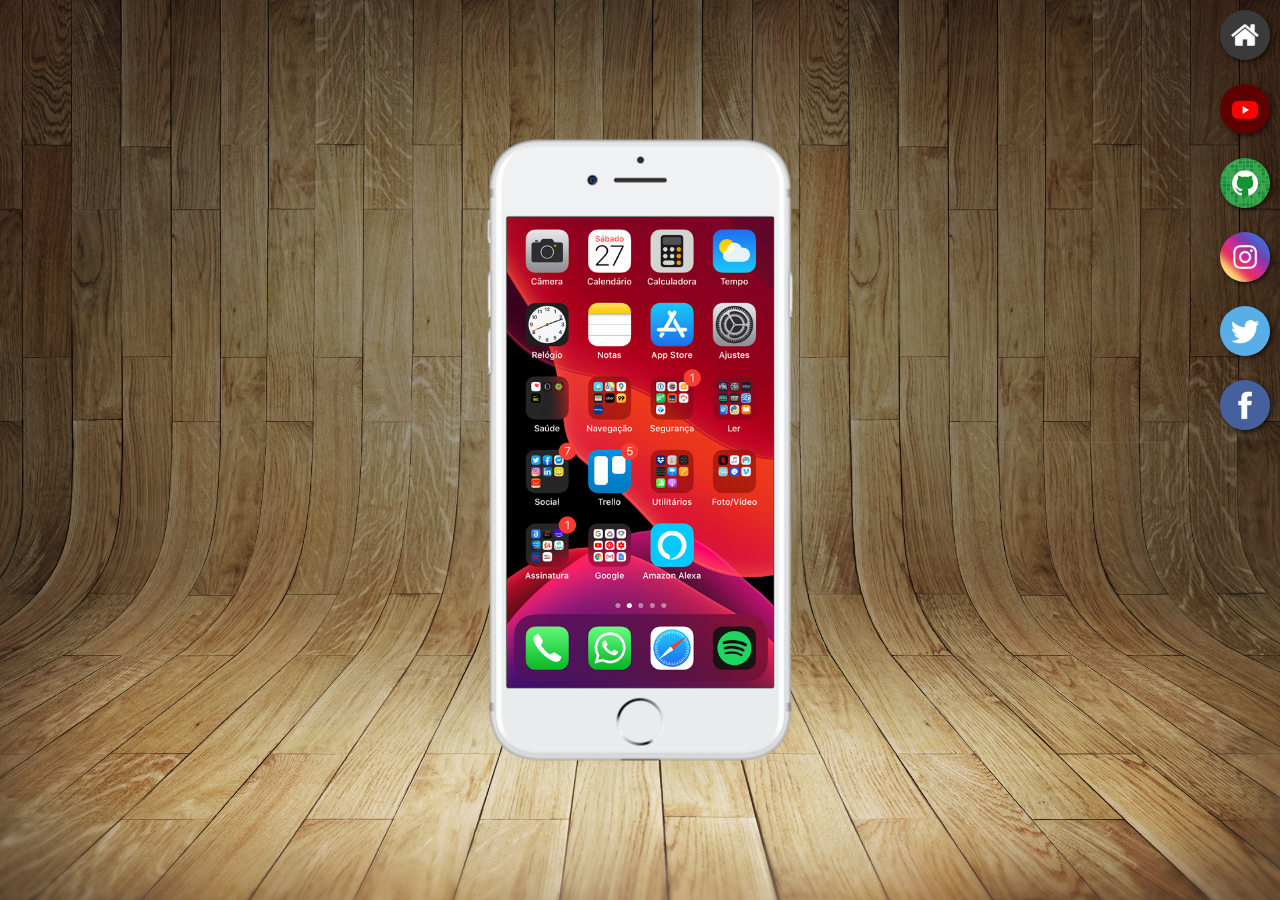
<file: index.html>
<!DOCTYPE html>
<html lang="pt-br">
<head>
    <meta charset="UTF-8">
    <meta name="viewport" content="width=device-width, initial-scale=1.0">
    <title>Projeto Midias Sociais</title>
    <link rel="stylesheet" href="estilos/style.css">
    <link rel="shortcut icon" href="favicon.ico" type="image/x-icon">
</head>
<body>
    <main>
        <section id="telefone">
            <iframe src="home.html" name="tela" id="tela" frameborder="0" >
                Seu navegador não é compativel com isso
            </iframe>
        </section>
        <section id="redes-sociais">
            <a href="home.html" target="tela"><img src="imagens/logo-home.jpg" alt="Home"></a> <br>
            <a href="youtube.html" target="tela"><img src="imagens/logo-youtube.jpg" alt="YouTube"></a> <br>
            <a href="github.html" target="tela"><img src="imagens/logo-github.jpg" alt="GitHub"></a> <br>
            <a href="instagram.html" target="tela"><img src="imagens/logo-instagram.jpg" alt="Instagram"></a> <br>
            <a href="twitter.html" target="tela"><img src="imagens/logo-twitter.jpg" alt="Twitter"></a> <br>
            <a href="facebook.html" target="tela"><img src="imagens/logo-facebook.jpg" alt="Facebook"></a>
            
        </section>
    </main>
</body>
</html>
</file>
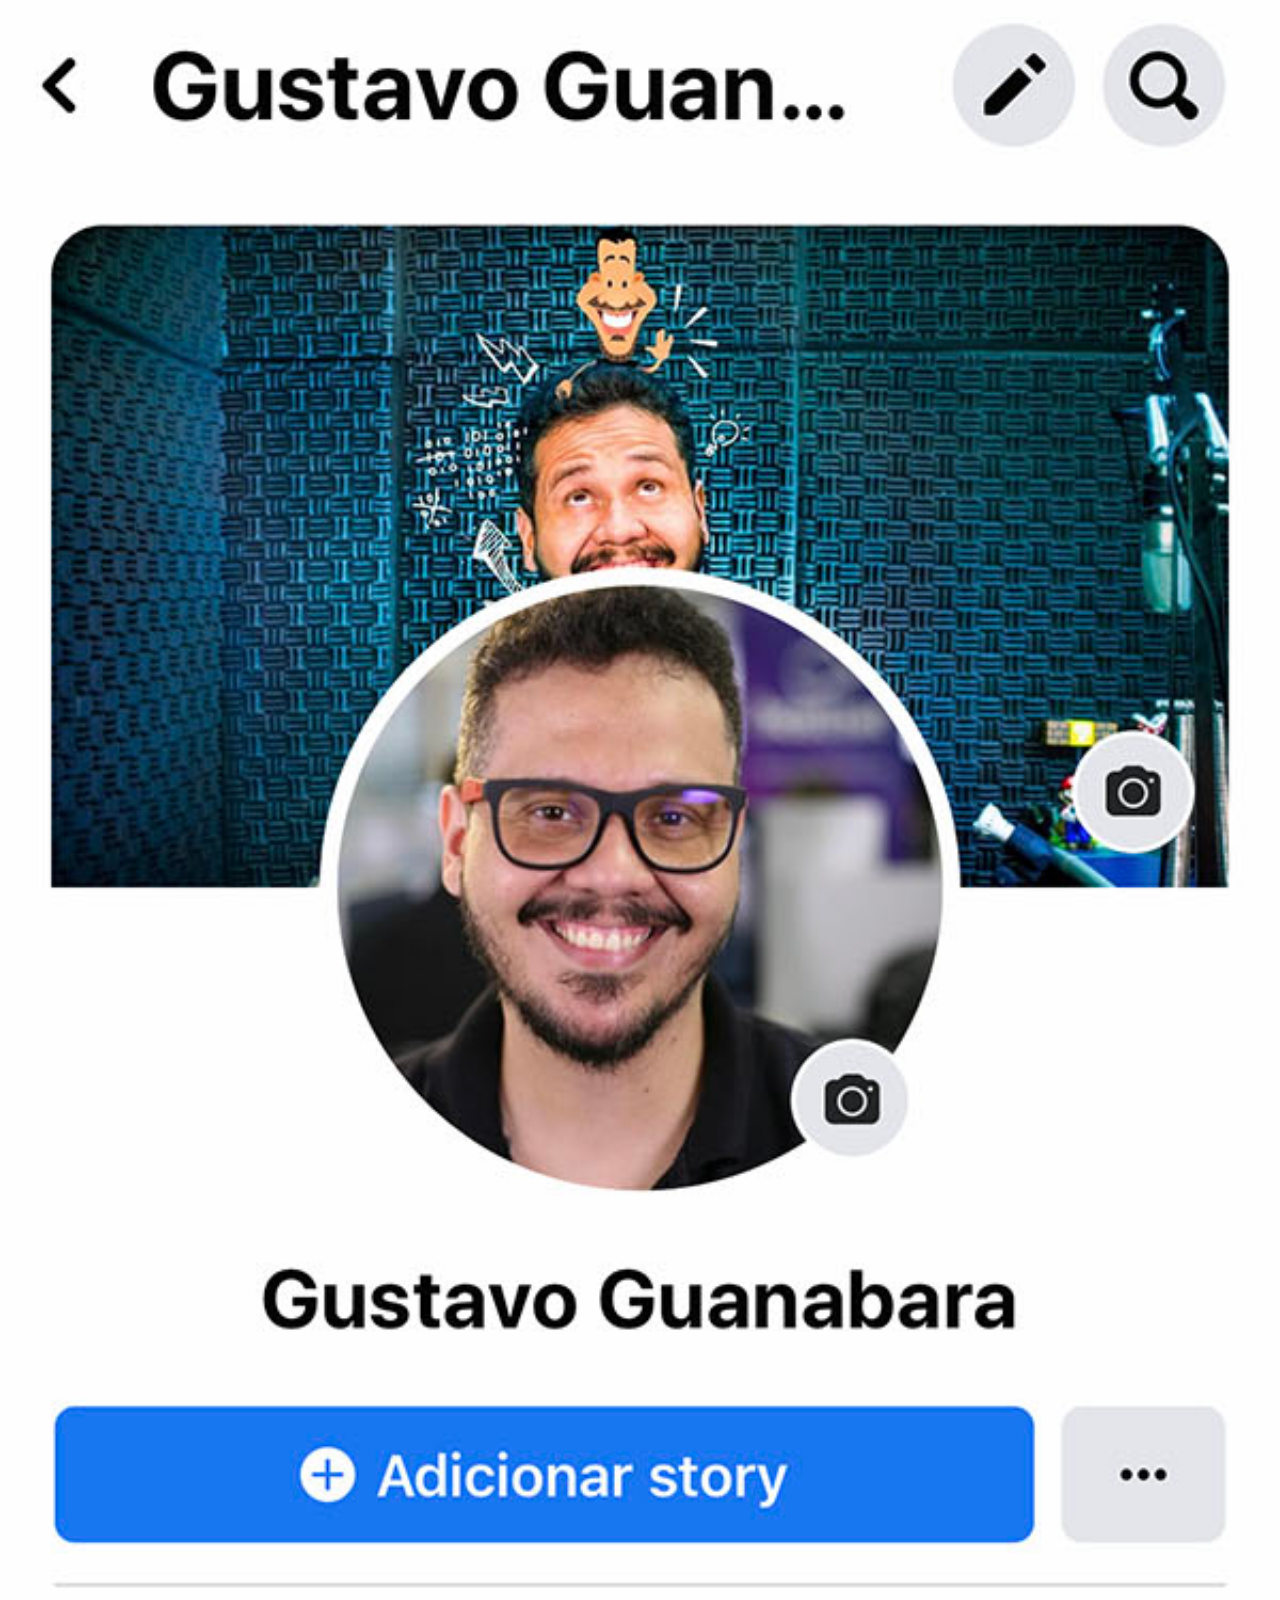
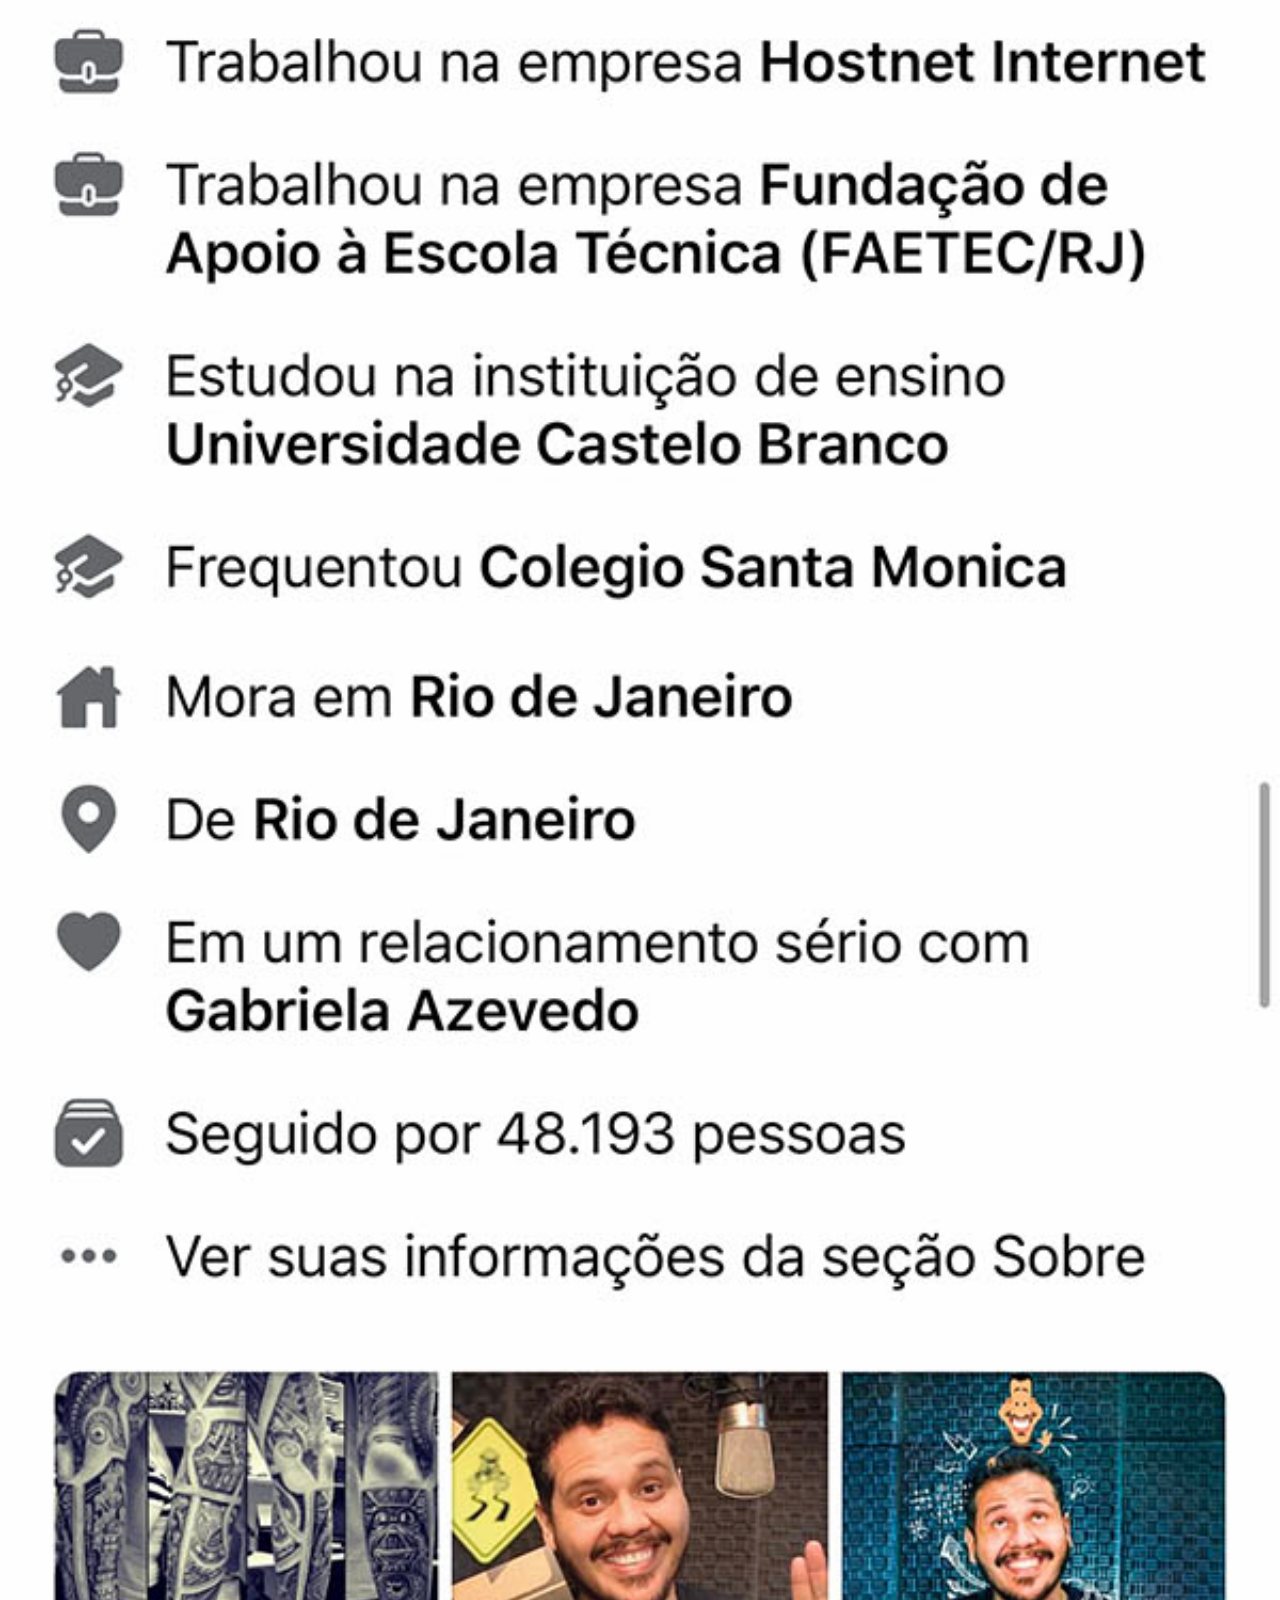
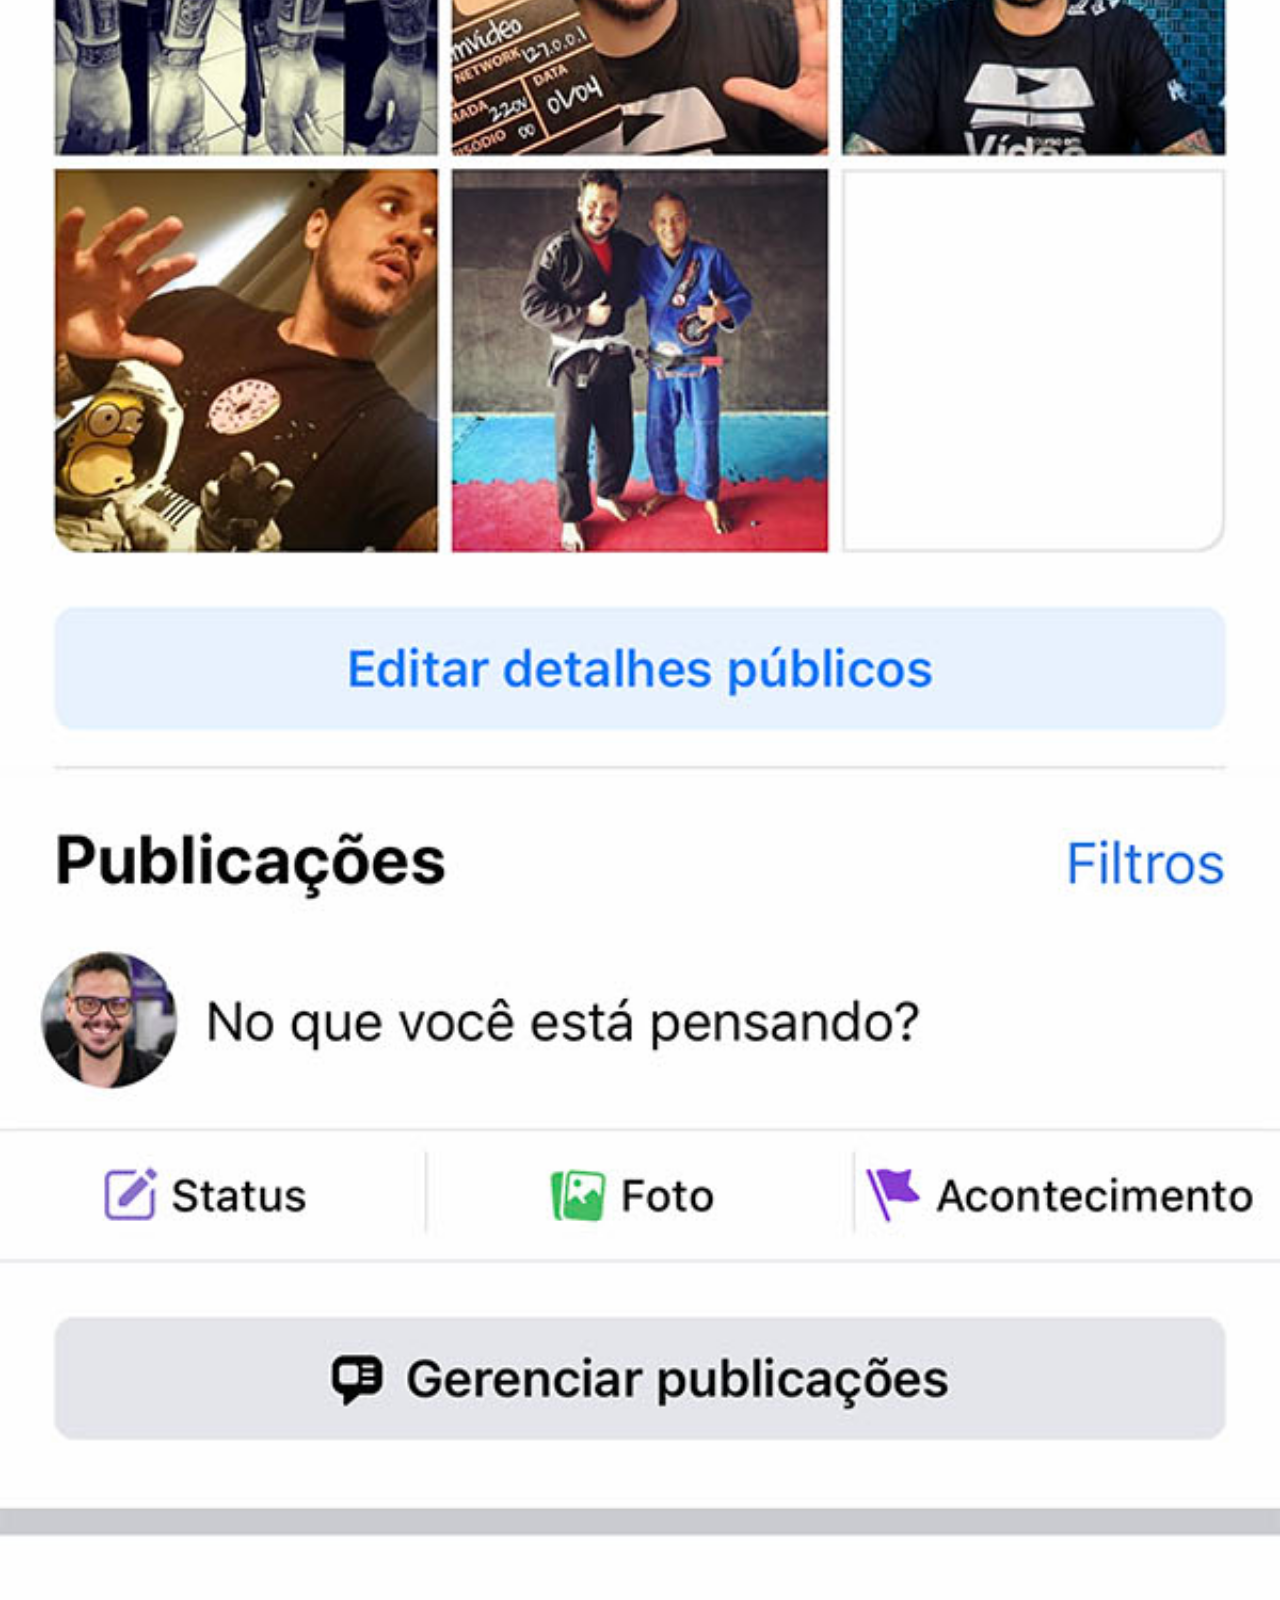
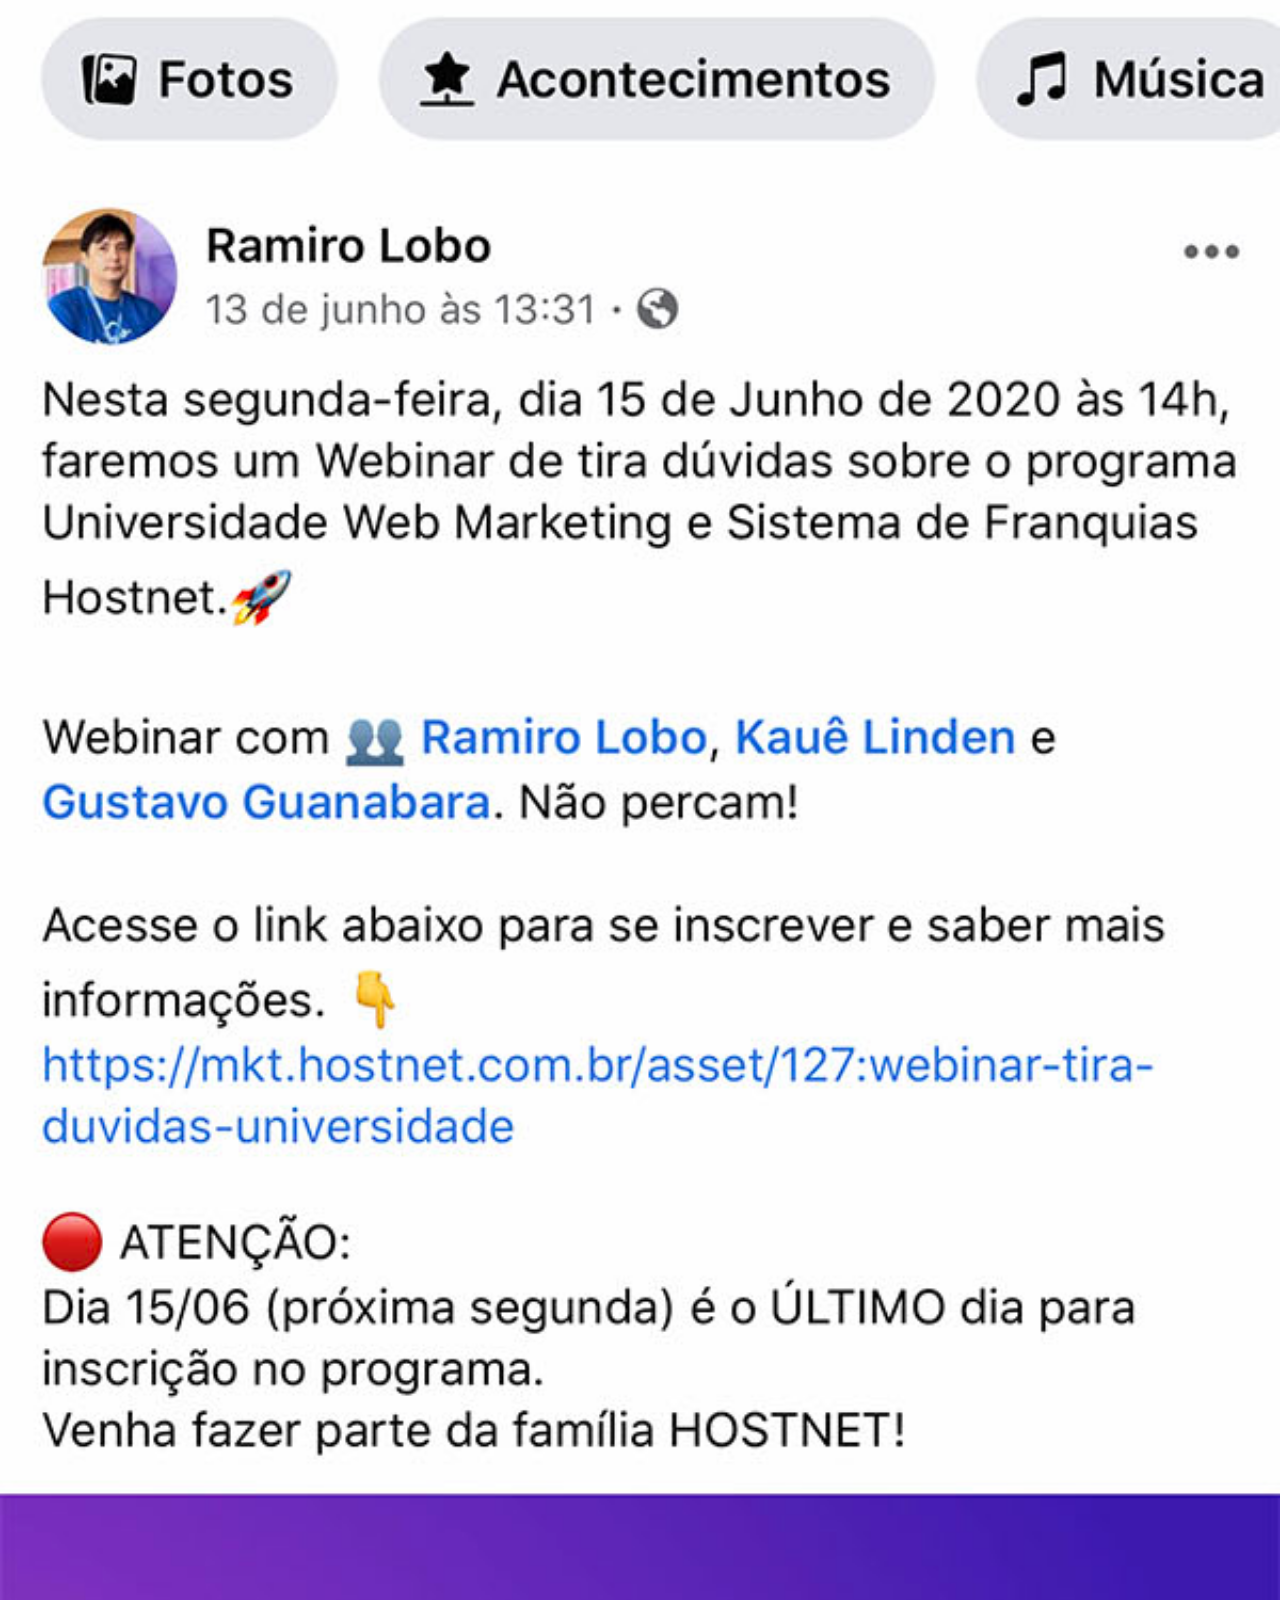
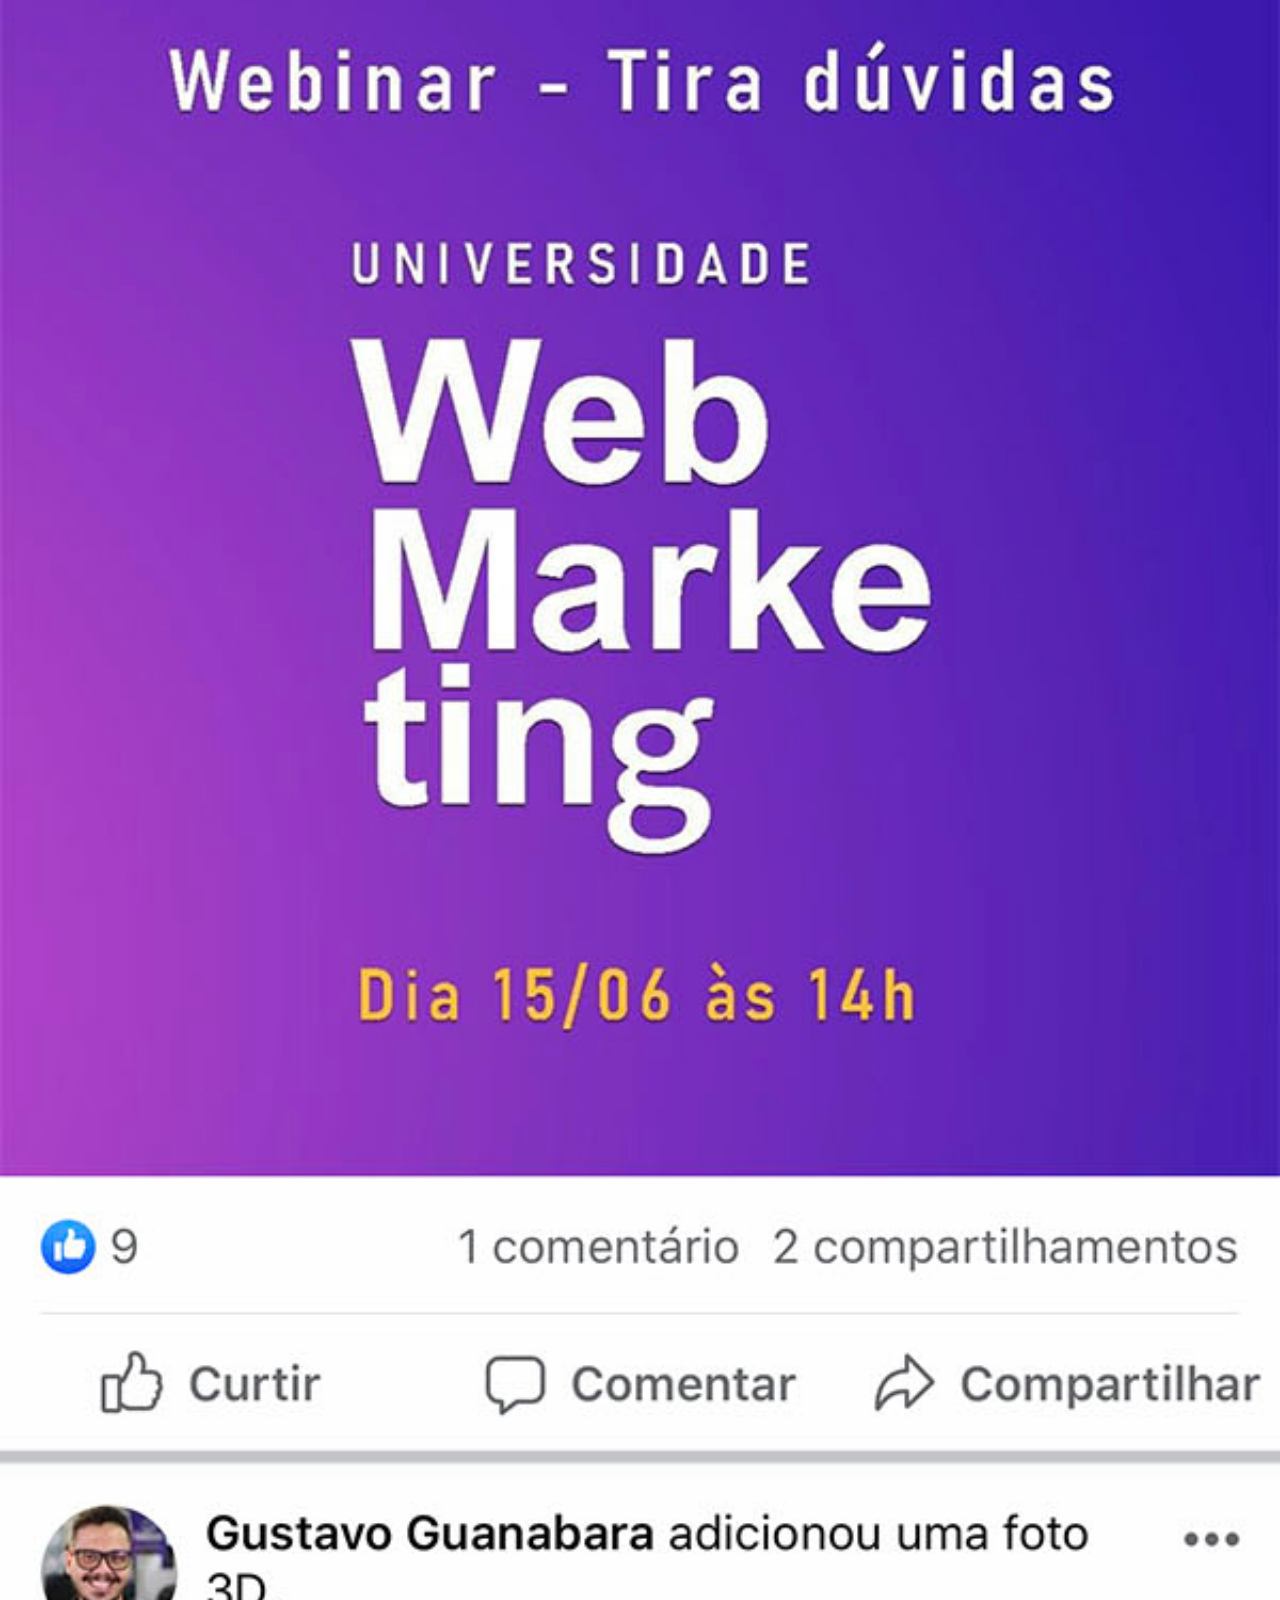
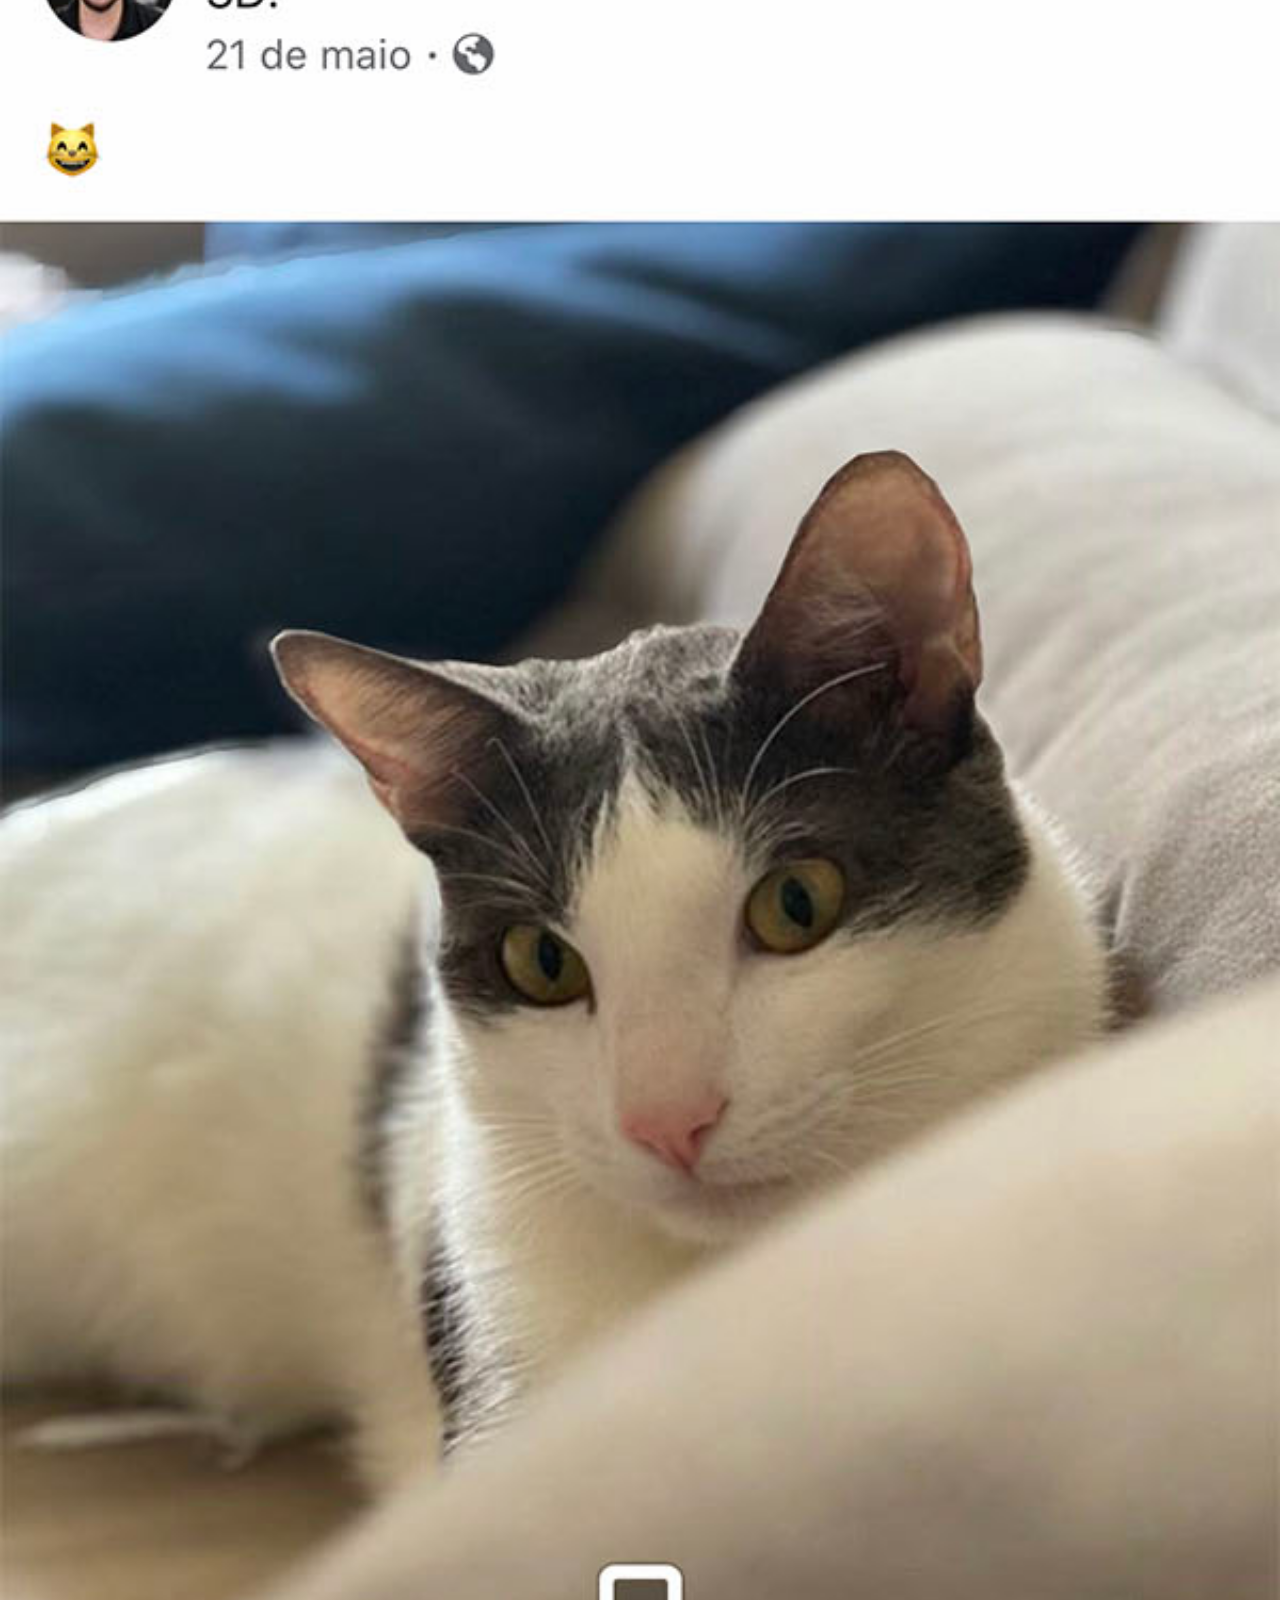
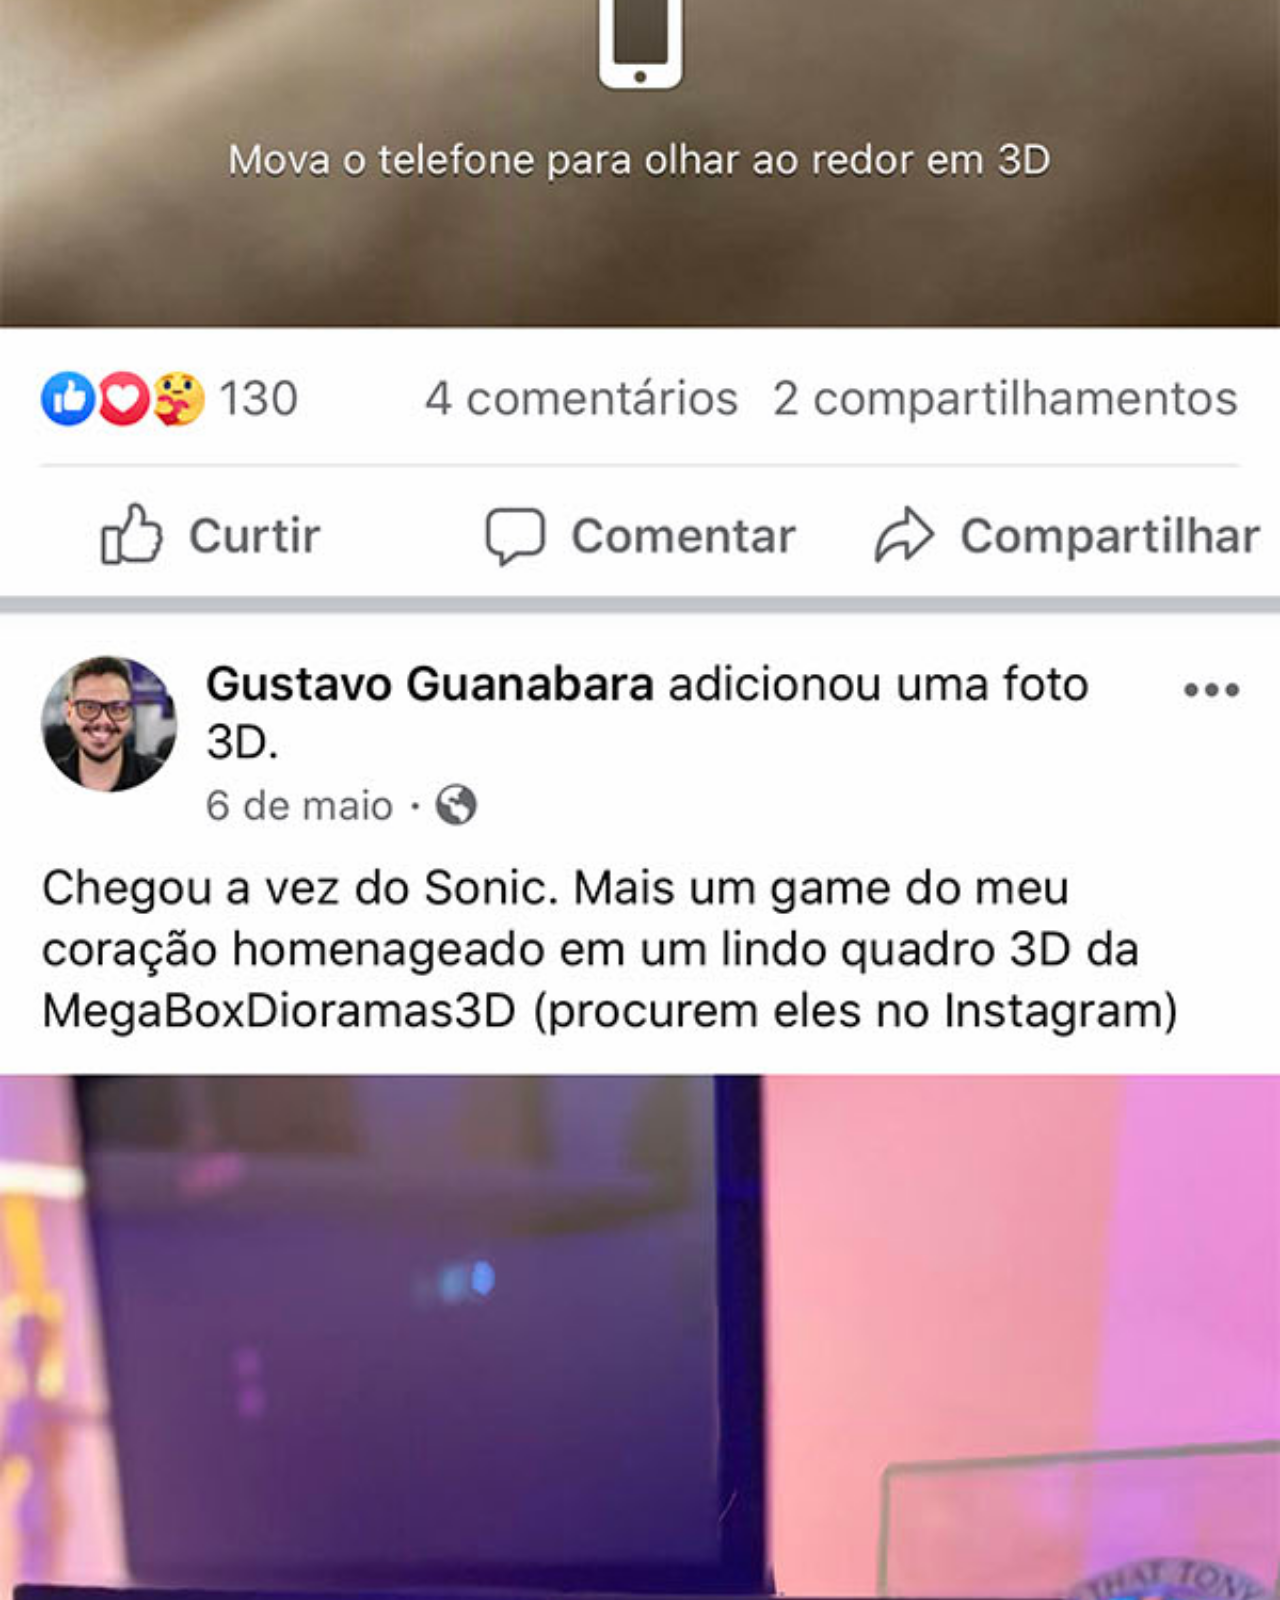
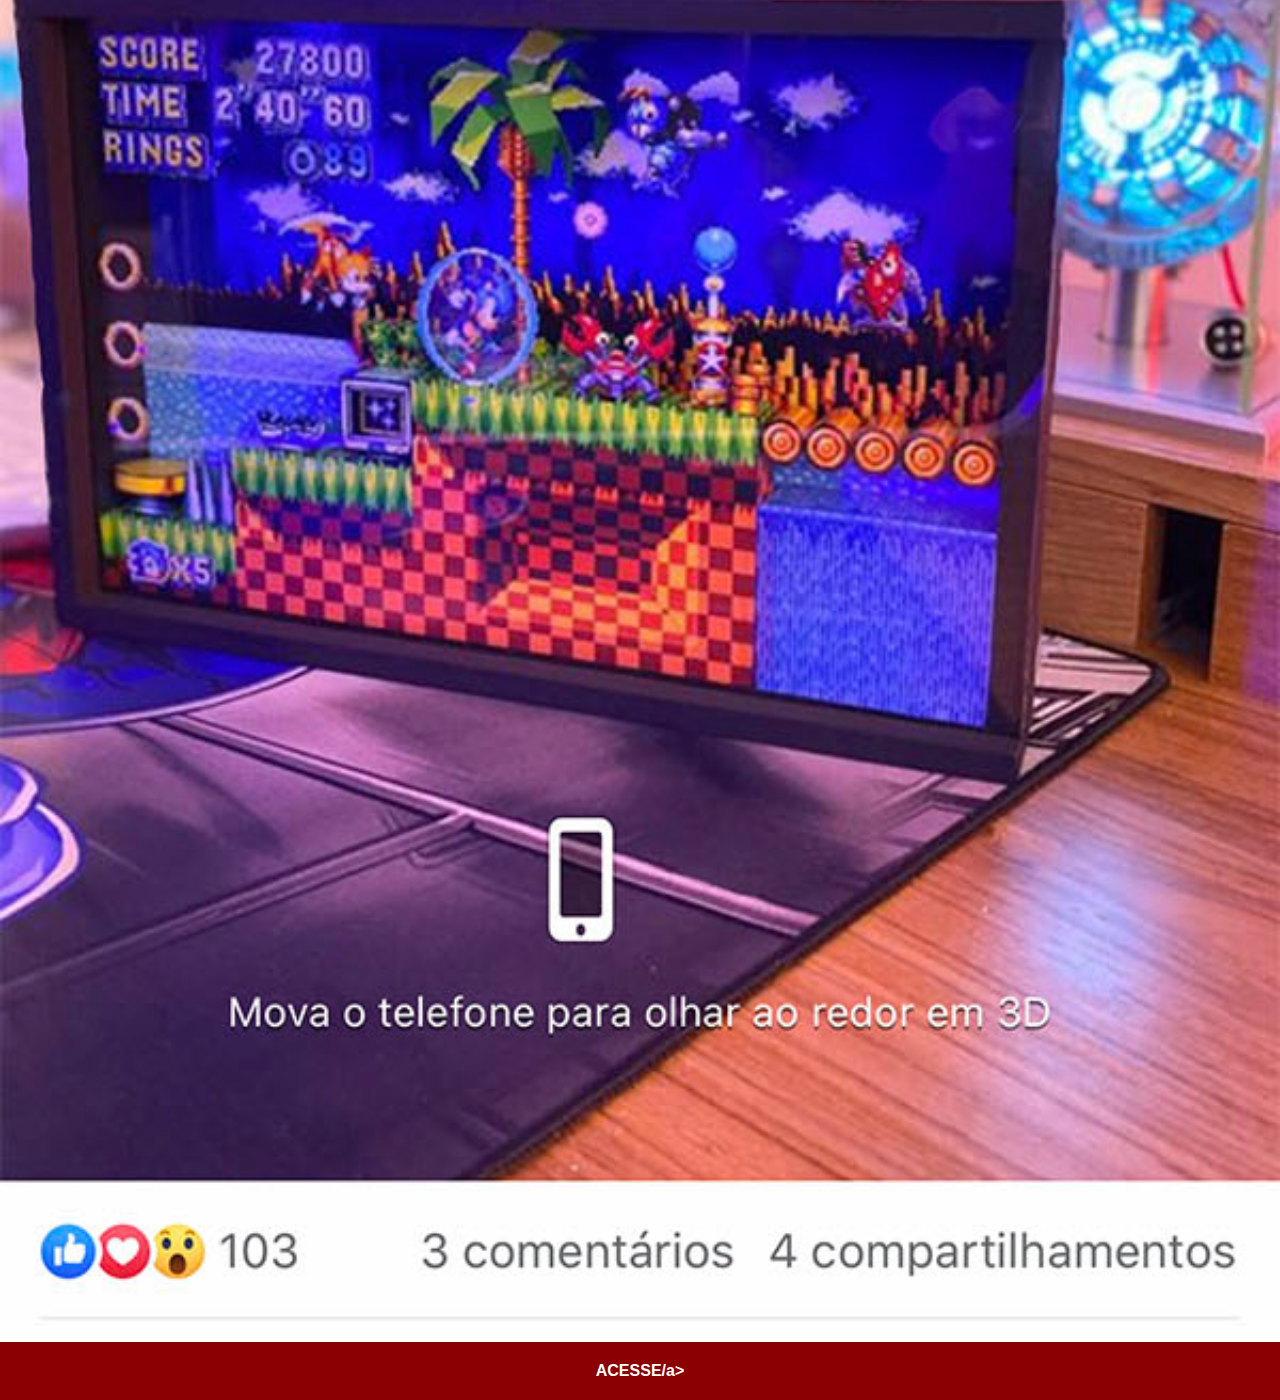
<file: facebook.html>
<!DOCTYPE html>
<html lang="pt-br">
<head>
    <meta charset="UTF-8">
    <meta name="viewport" content="width=device-width, initial-scale=1.0">
    <title>Facebook</title>
    <link rel="stylesheet" href="estilos/social.css">
</head>
<body>
    <img src="imagens/tela-facebook.jpg" alt="Facebook">
    <a href="https://www.facebook.com/gustavoguanabara" target="_blank">ACESSE/a>
</body>
</html>
</file>
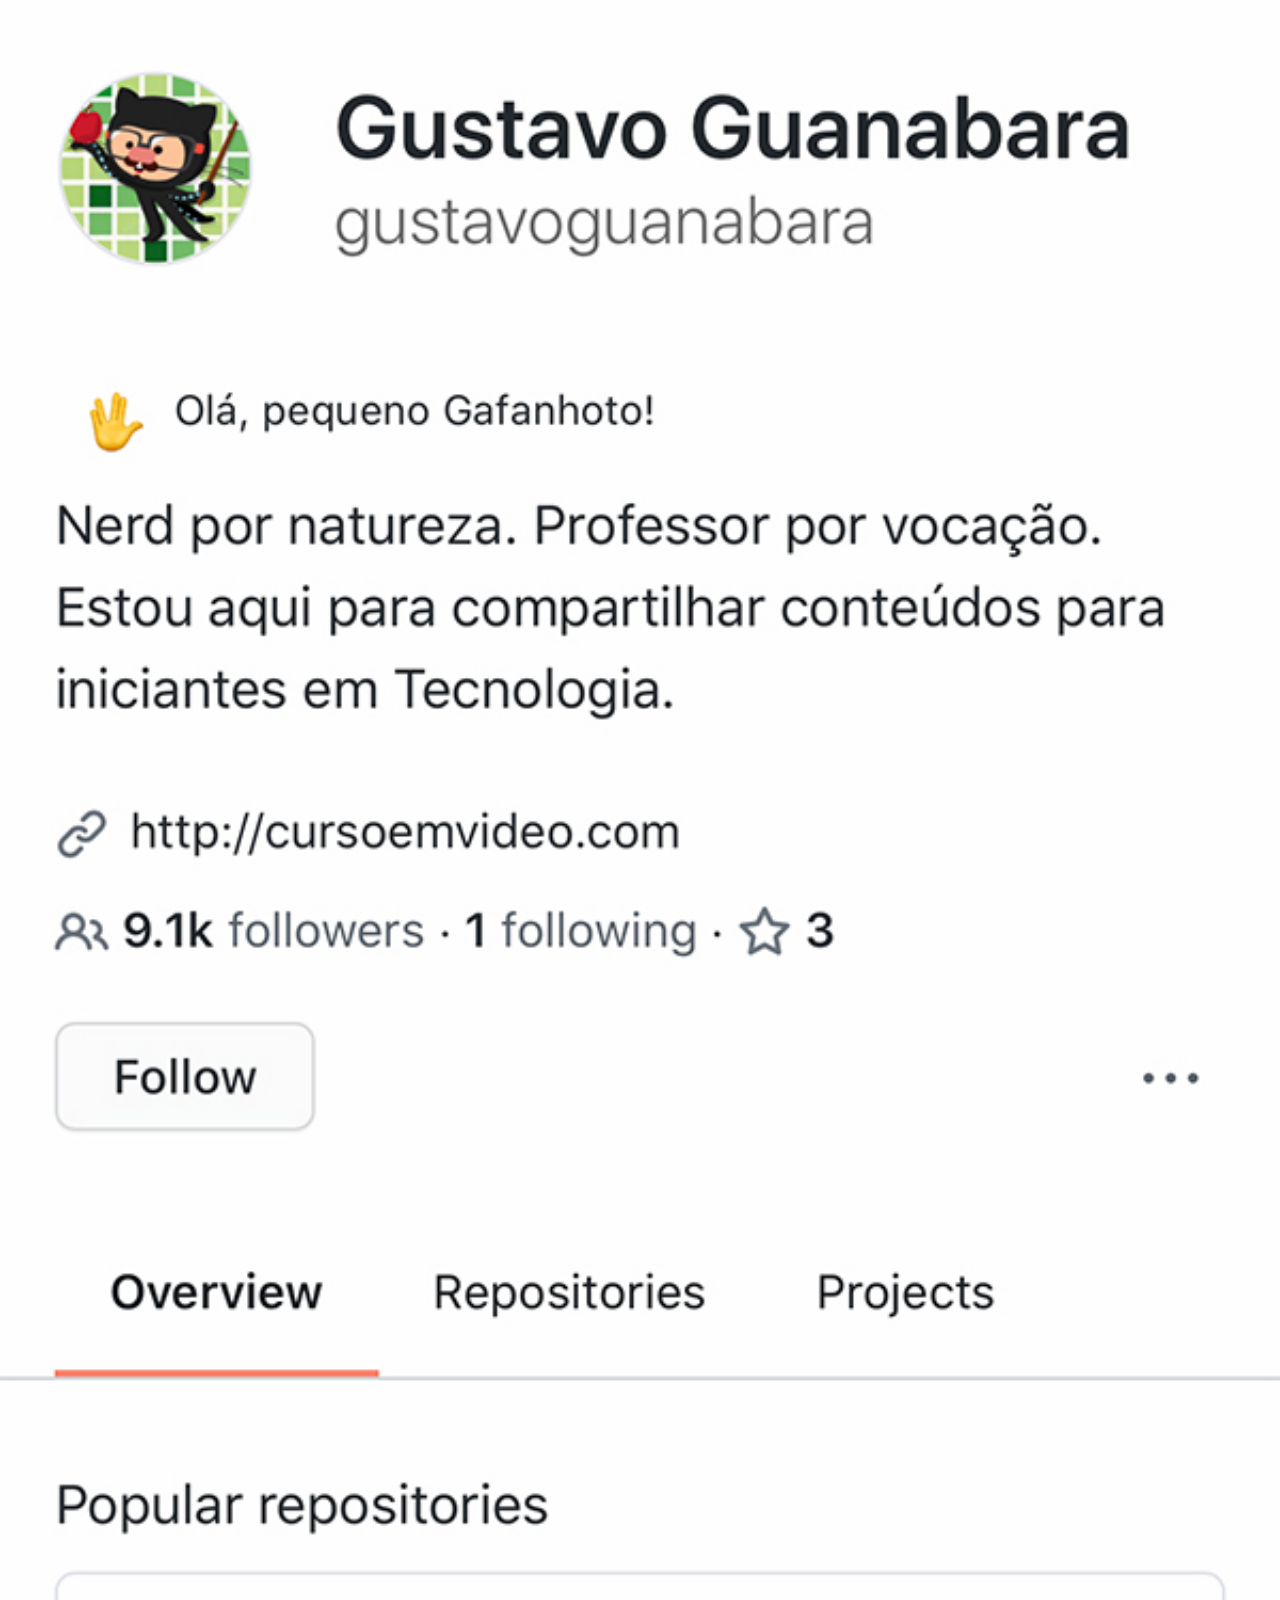
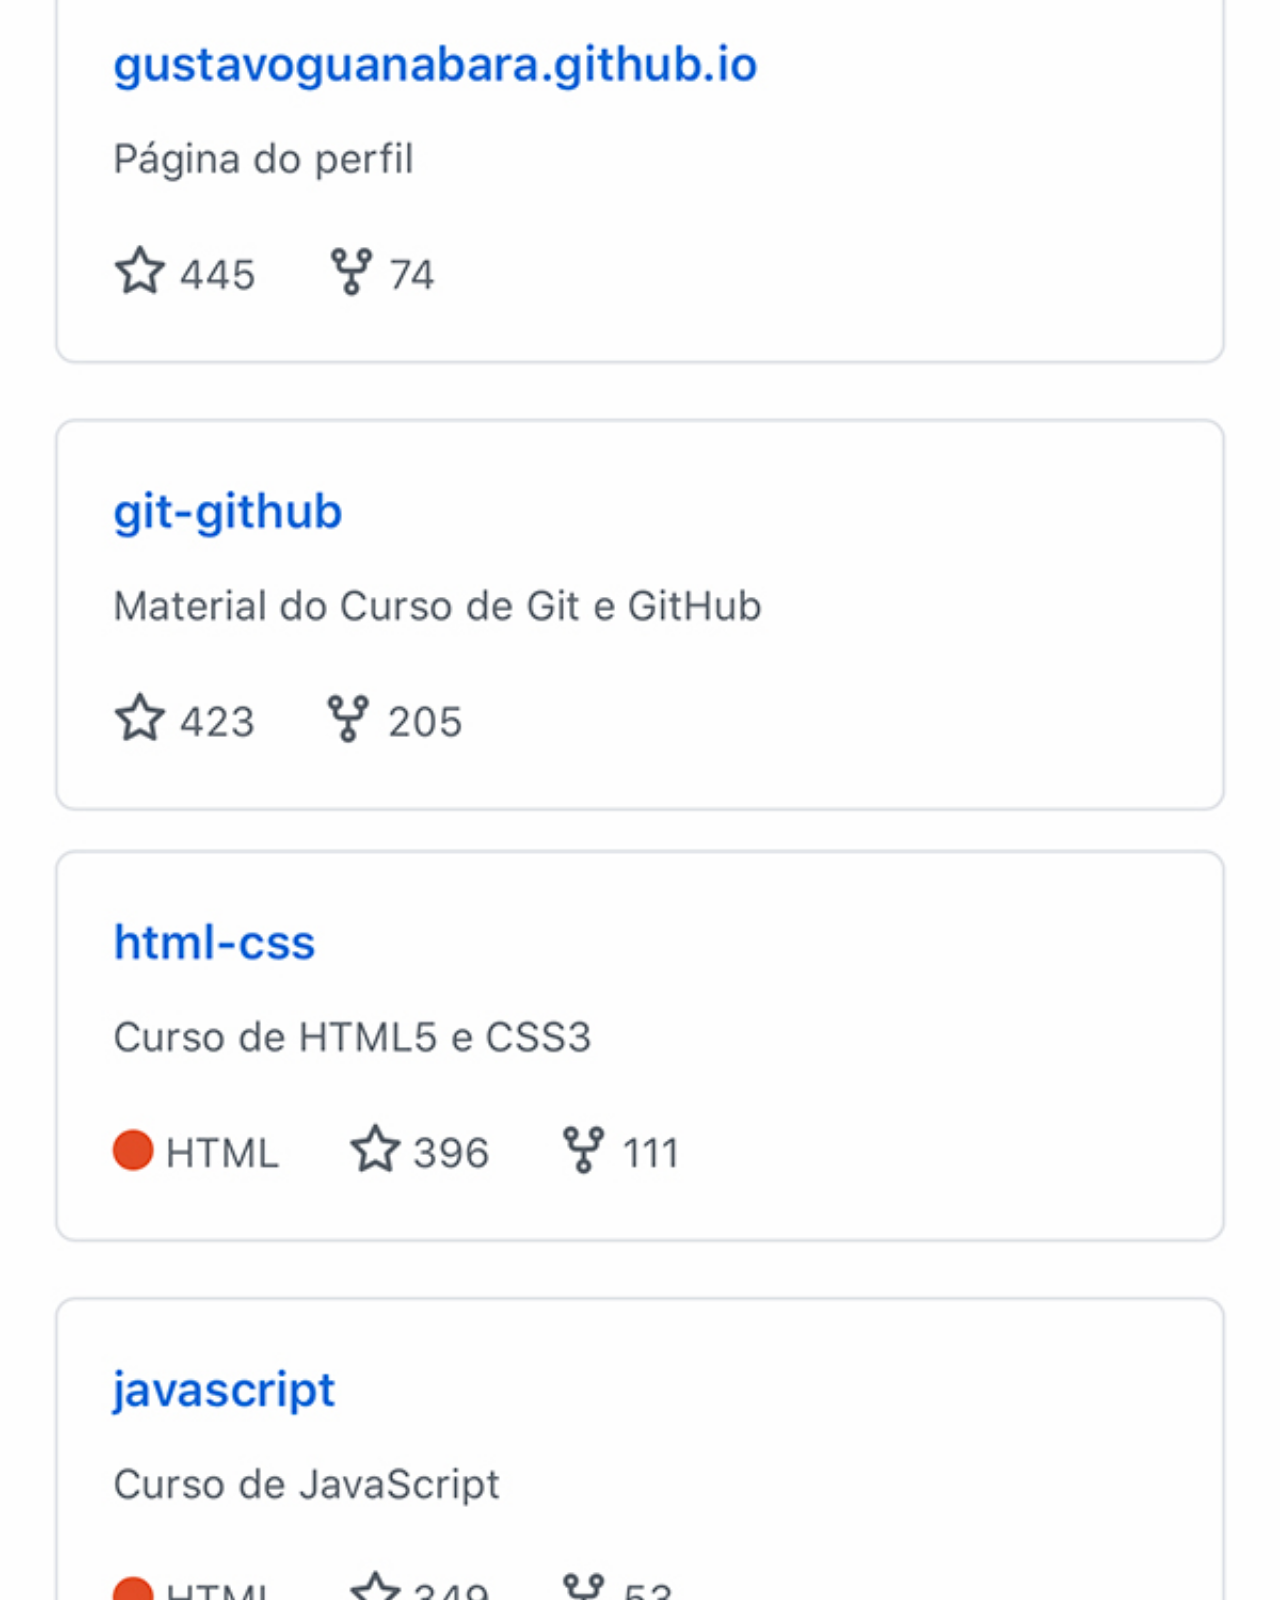
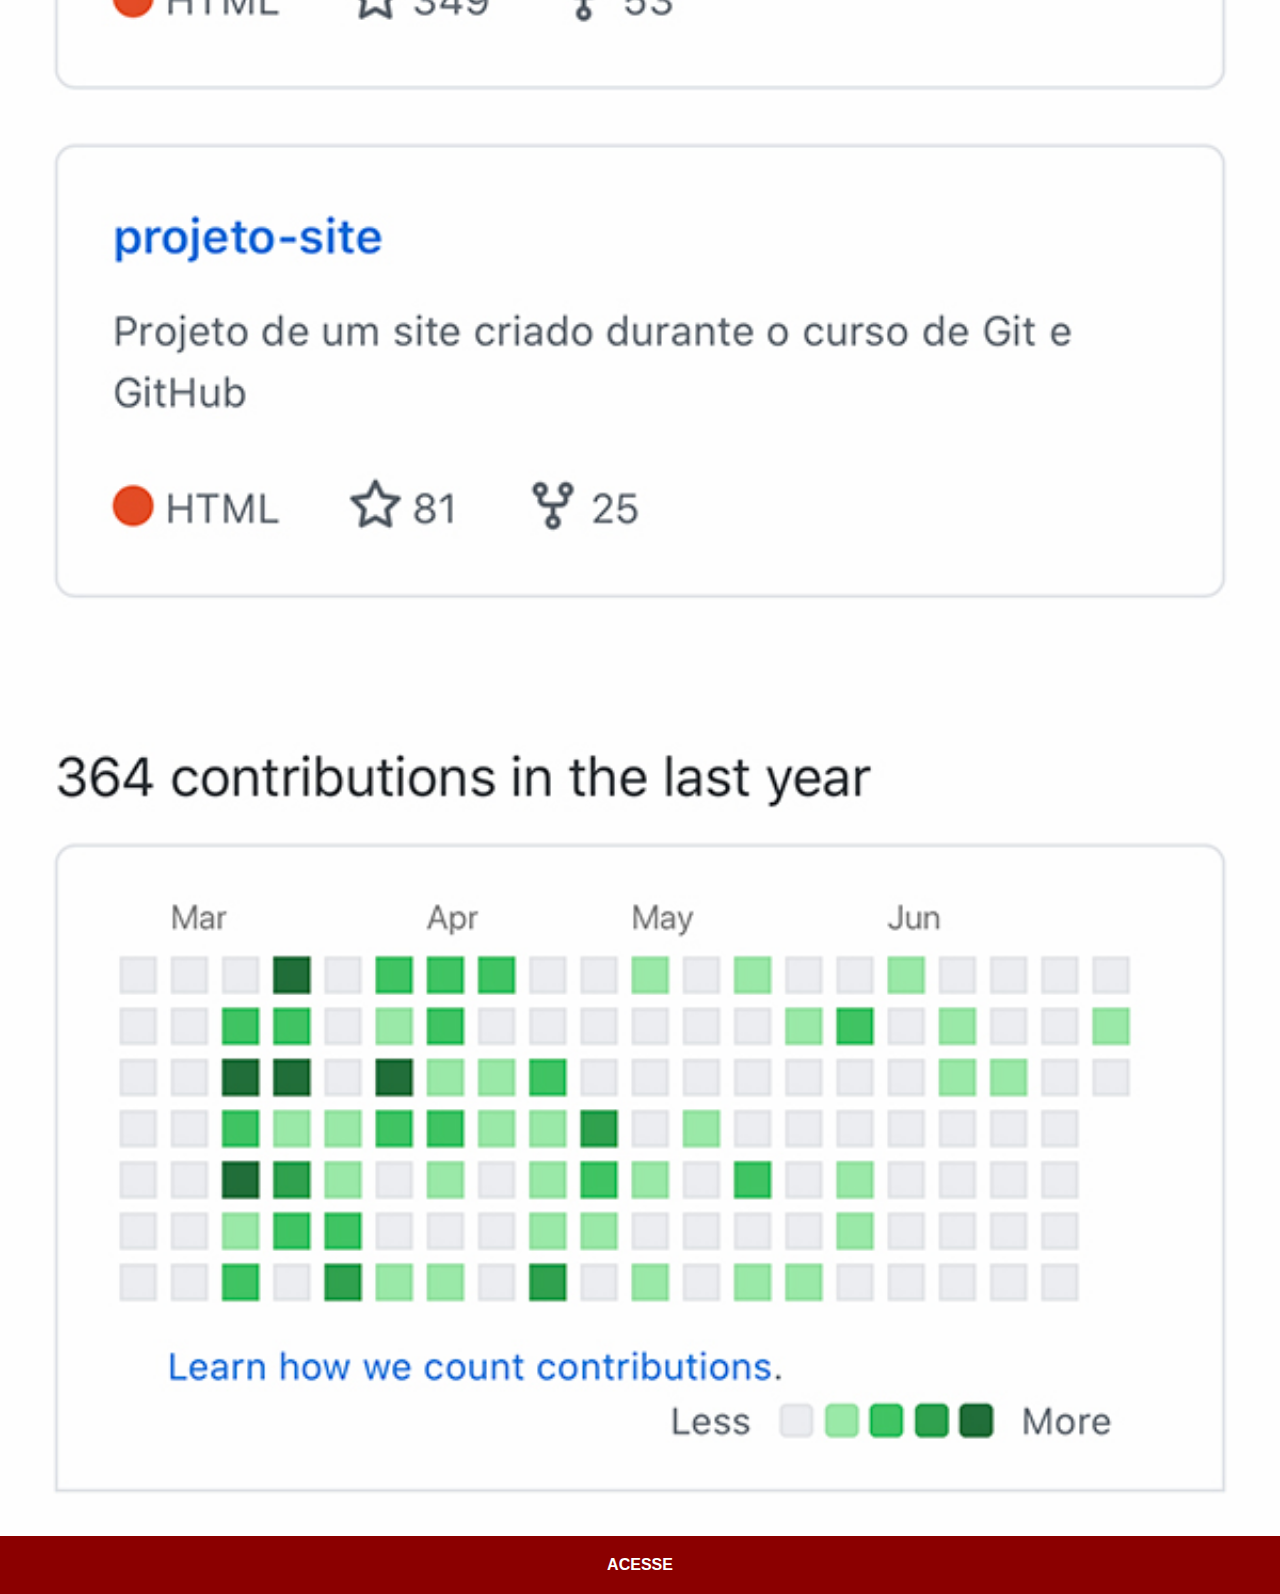
<file: github.html>
<!DOCTYPE html>
<html lang="pt-br">
<head>
    <meta charset="UTF-8">
    <meta name="viewport" content="width=device-width, initial-scale=1.0">
    <title>GitHub</title>
    <link rel="stylesheet" href="estilos/social.css">
</head>
<body>
    <img src="imagens/tela-github.jpg" alt="GitHub">
    <a href="https://github.com/gustavoguanabara" target="_blank">ACESSE</a>
</body>
</html>
</file>
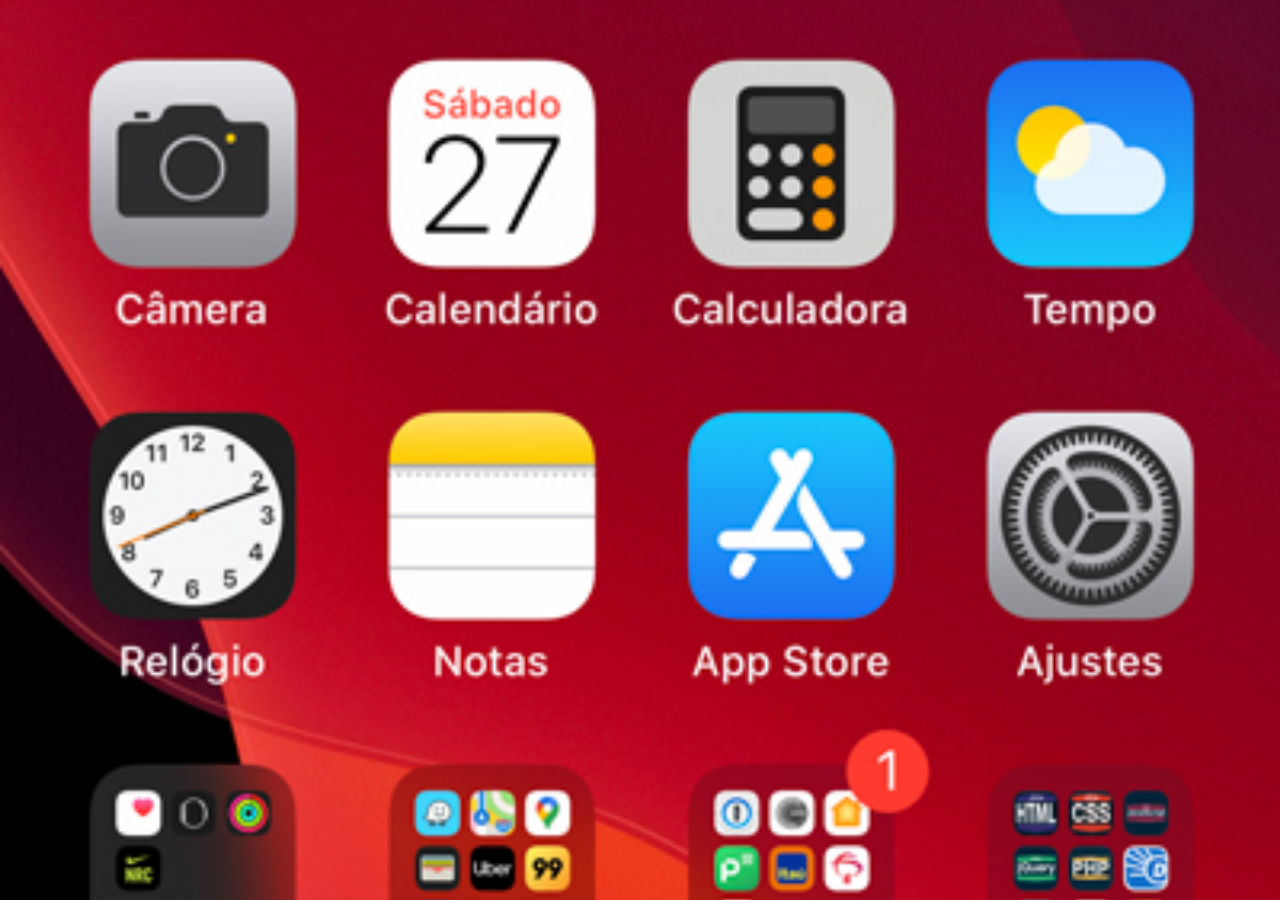
<file: home.html>
<!DOCTYPE html>
<html lang="pt-br">
<head>
    <meta charset="UTF-8">
    <meta name="viewport" content="width=device-width, initial-scale=1.0">
    <title>Home</title>
    <style>
        *{
            margin: 0px;
            padding: 0px;
        }
        
        ::-webkit-scrollbar { 
            width: 0px;
            height: 0px;
        }

        body{
            width: 100vh;
            height: 100vh;
            background: url(/imagens/tela-home.jpg) no-repeat top center;
            background-size: cover;
        }


    </style>
</head>
<body>
    
</body>
</html>
</file>
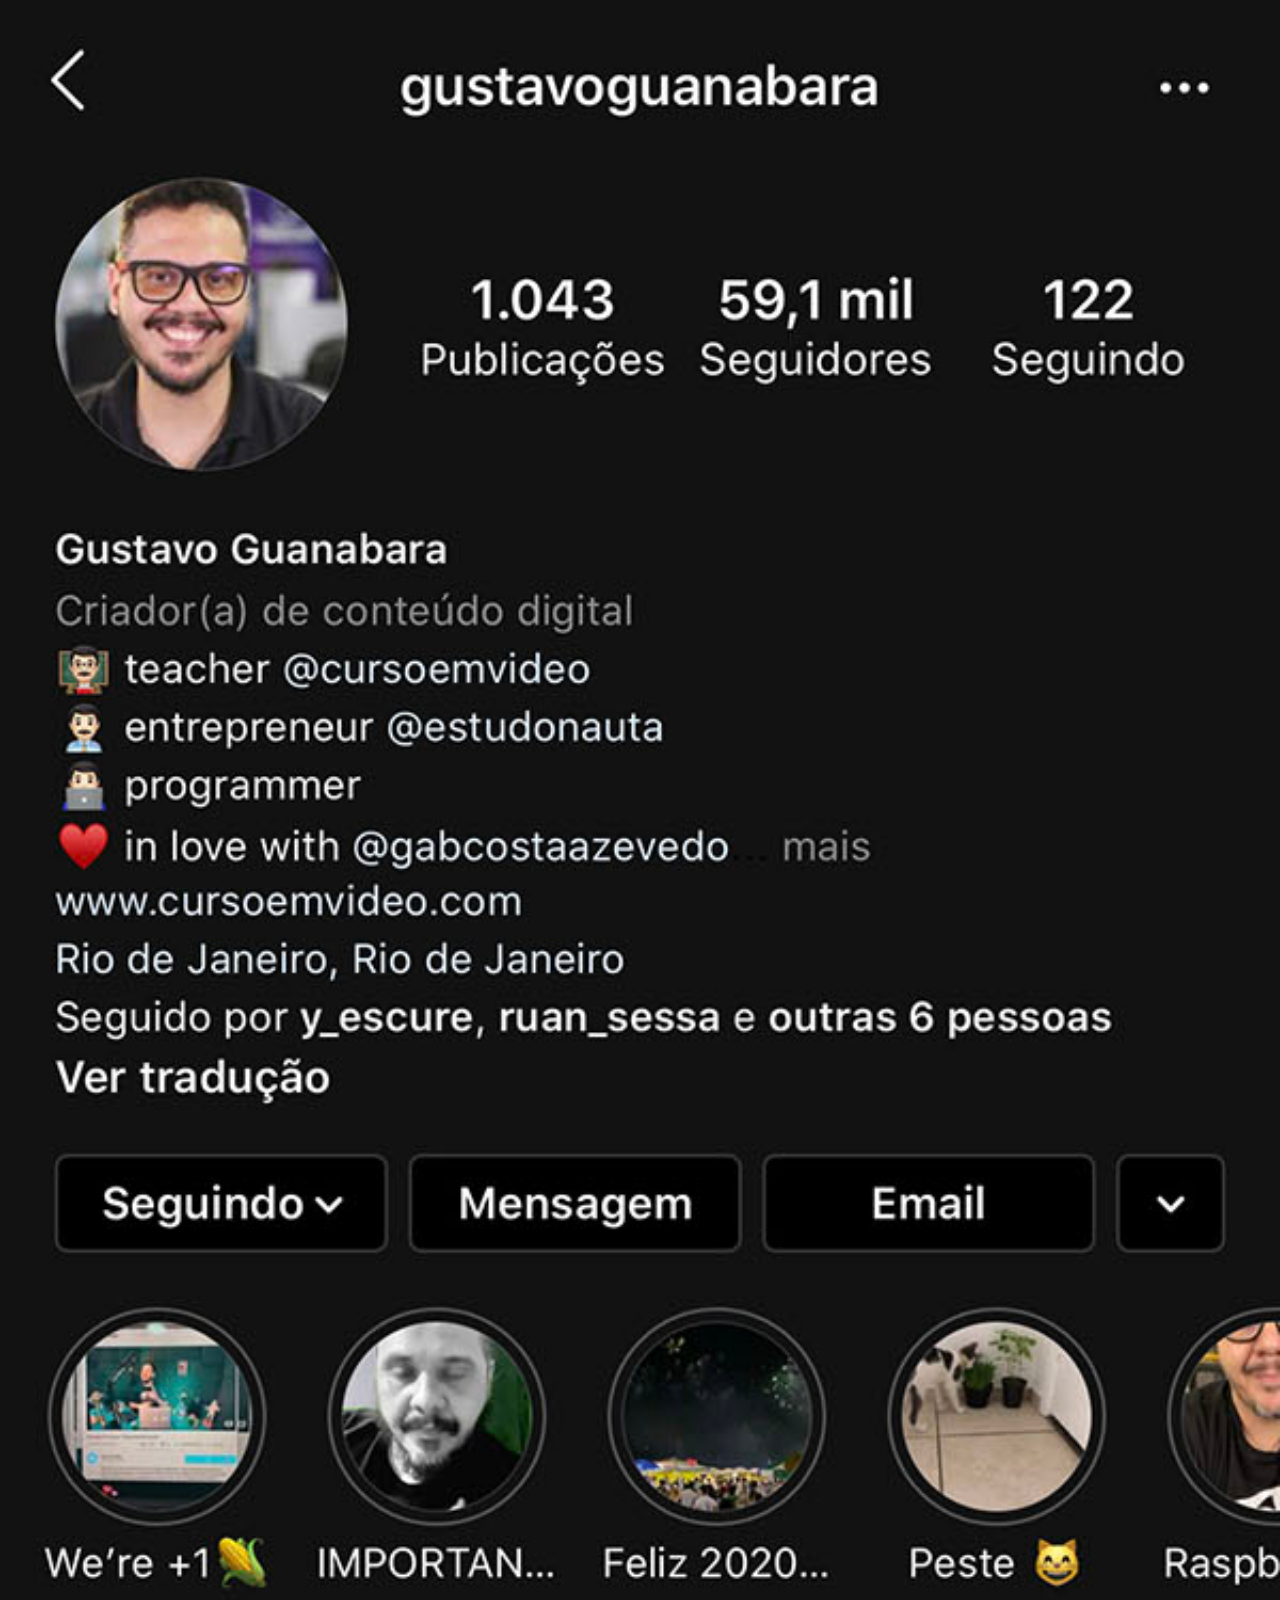
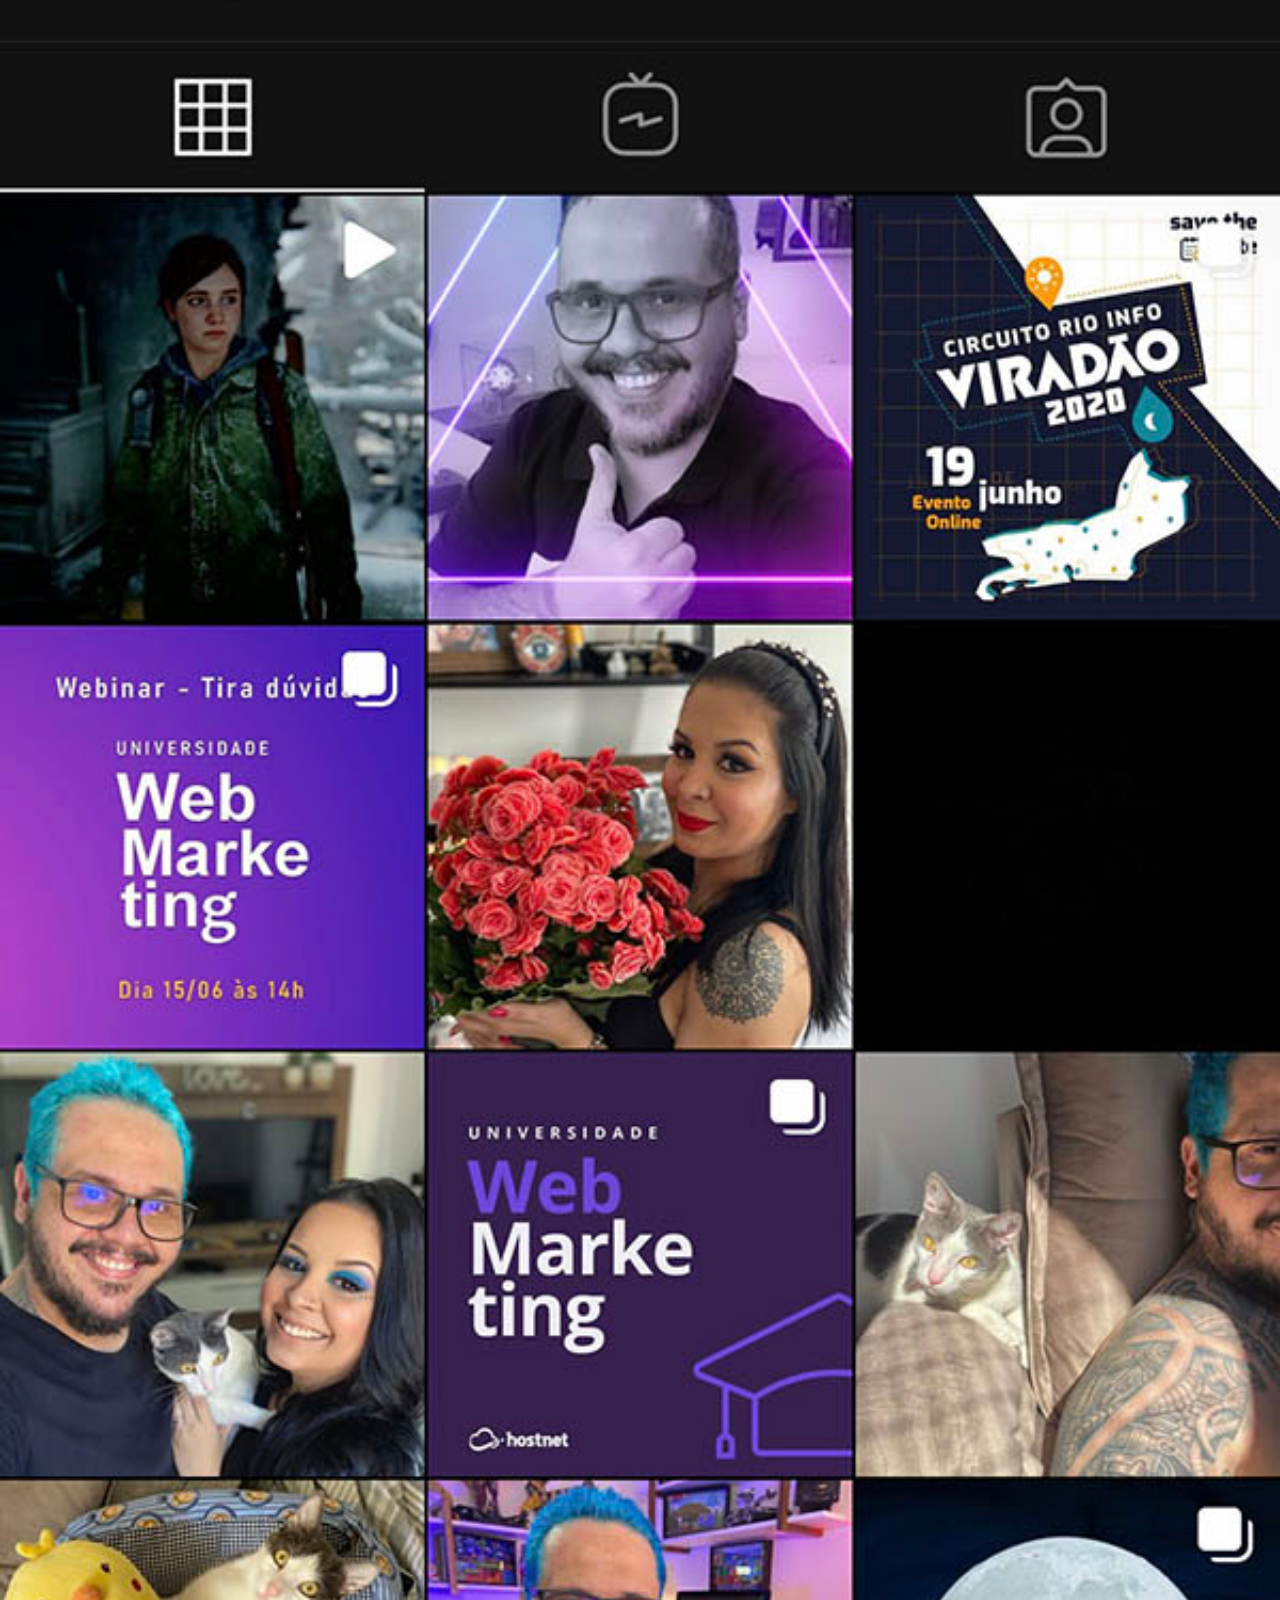
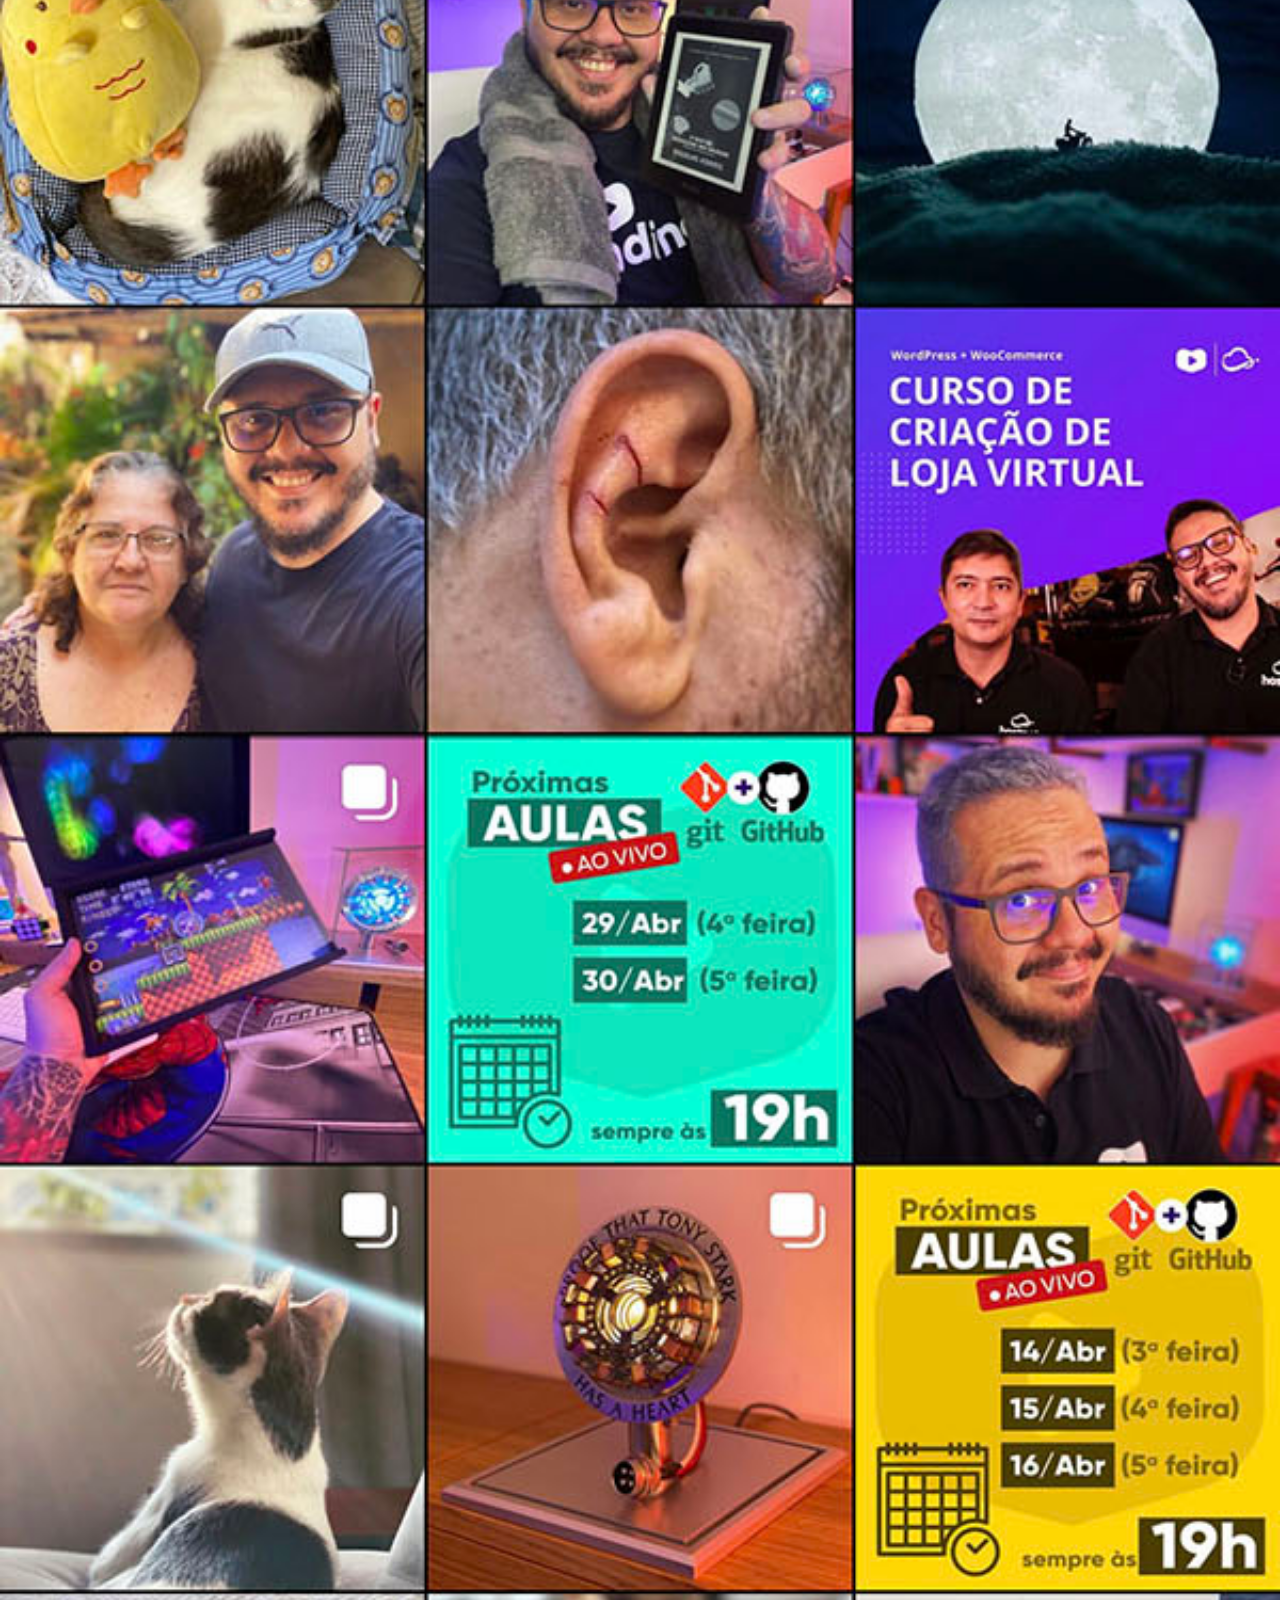
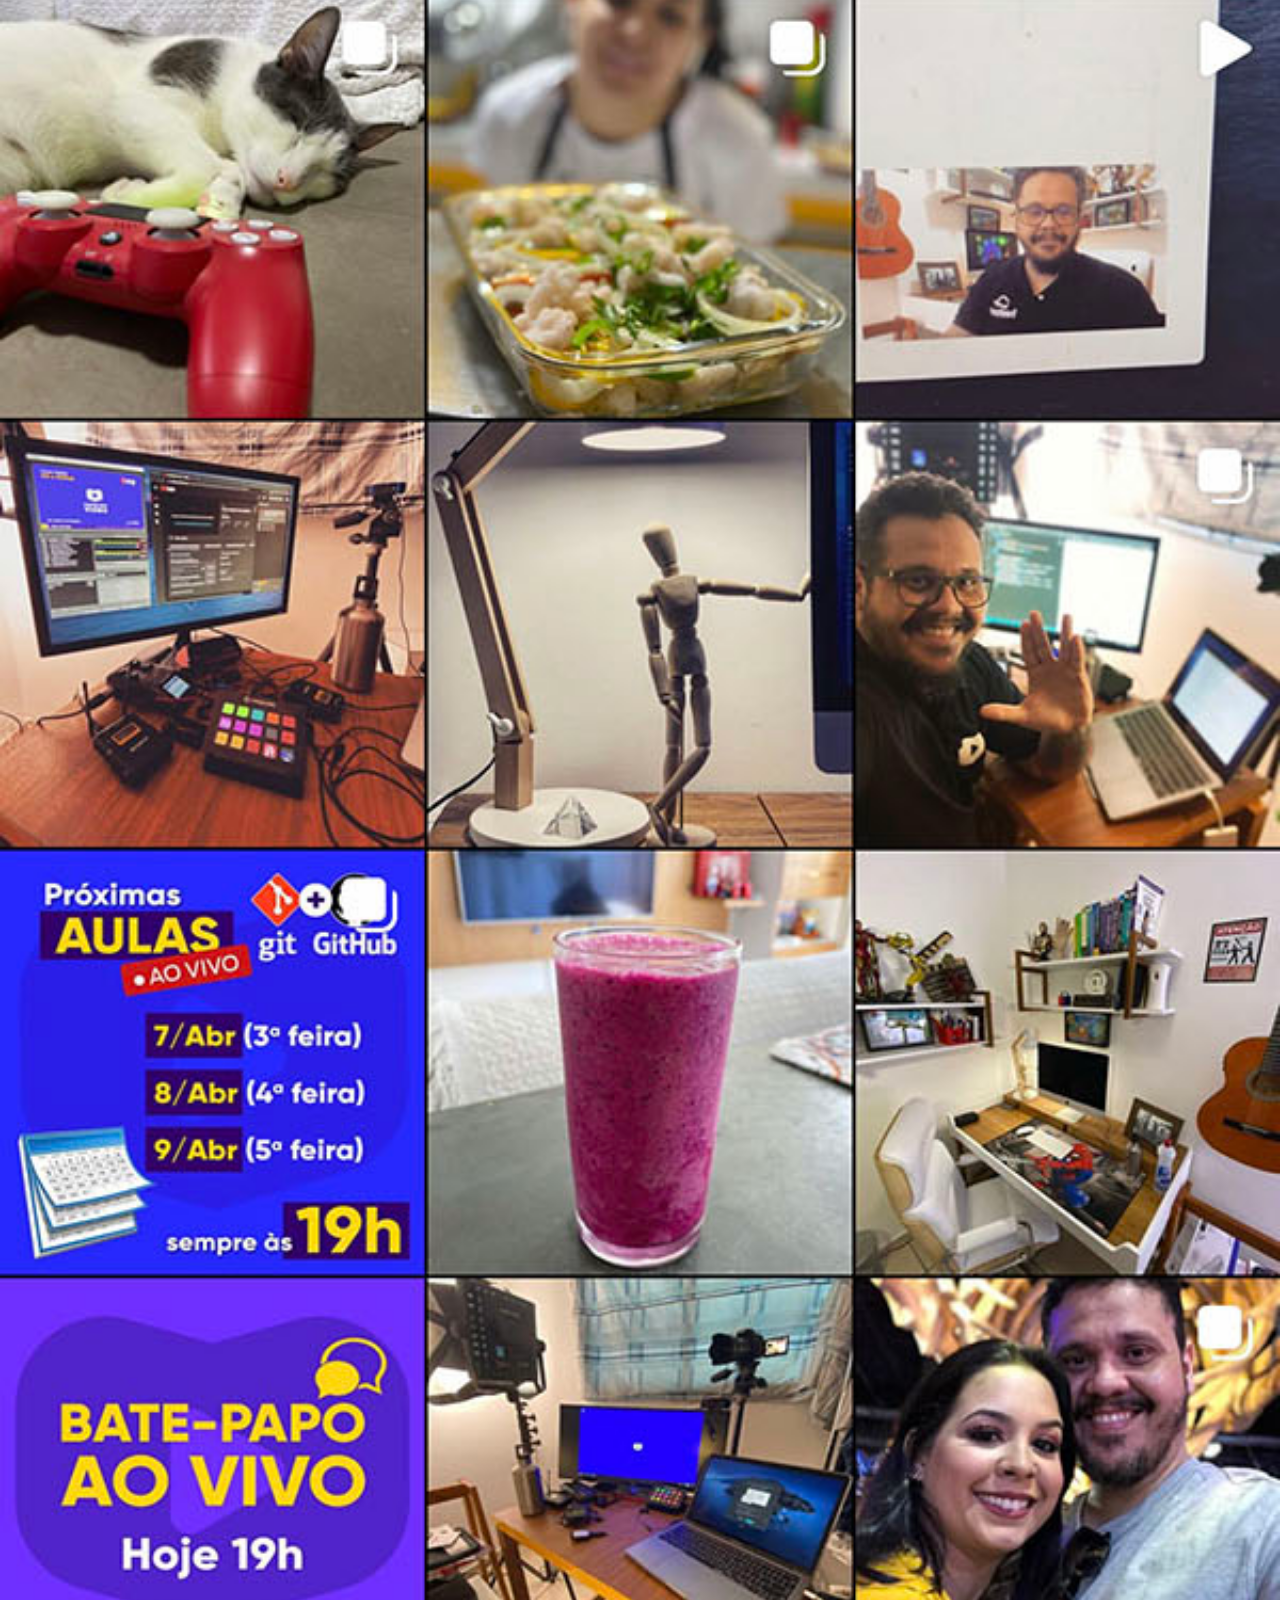
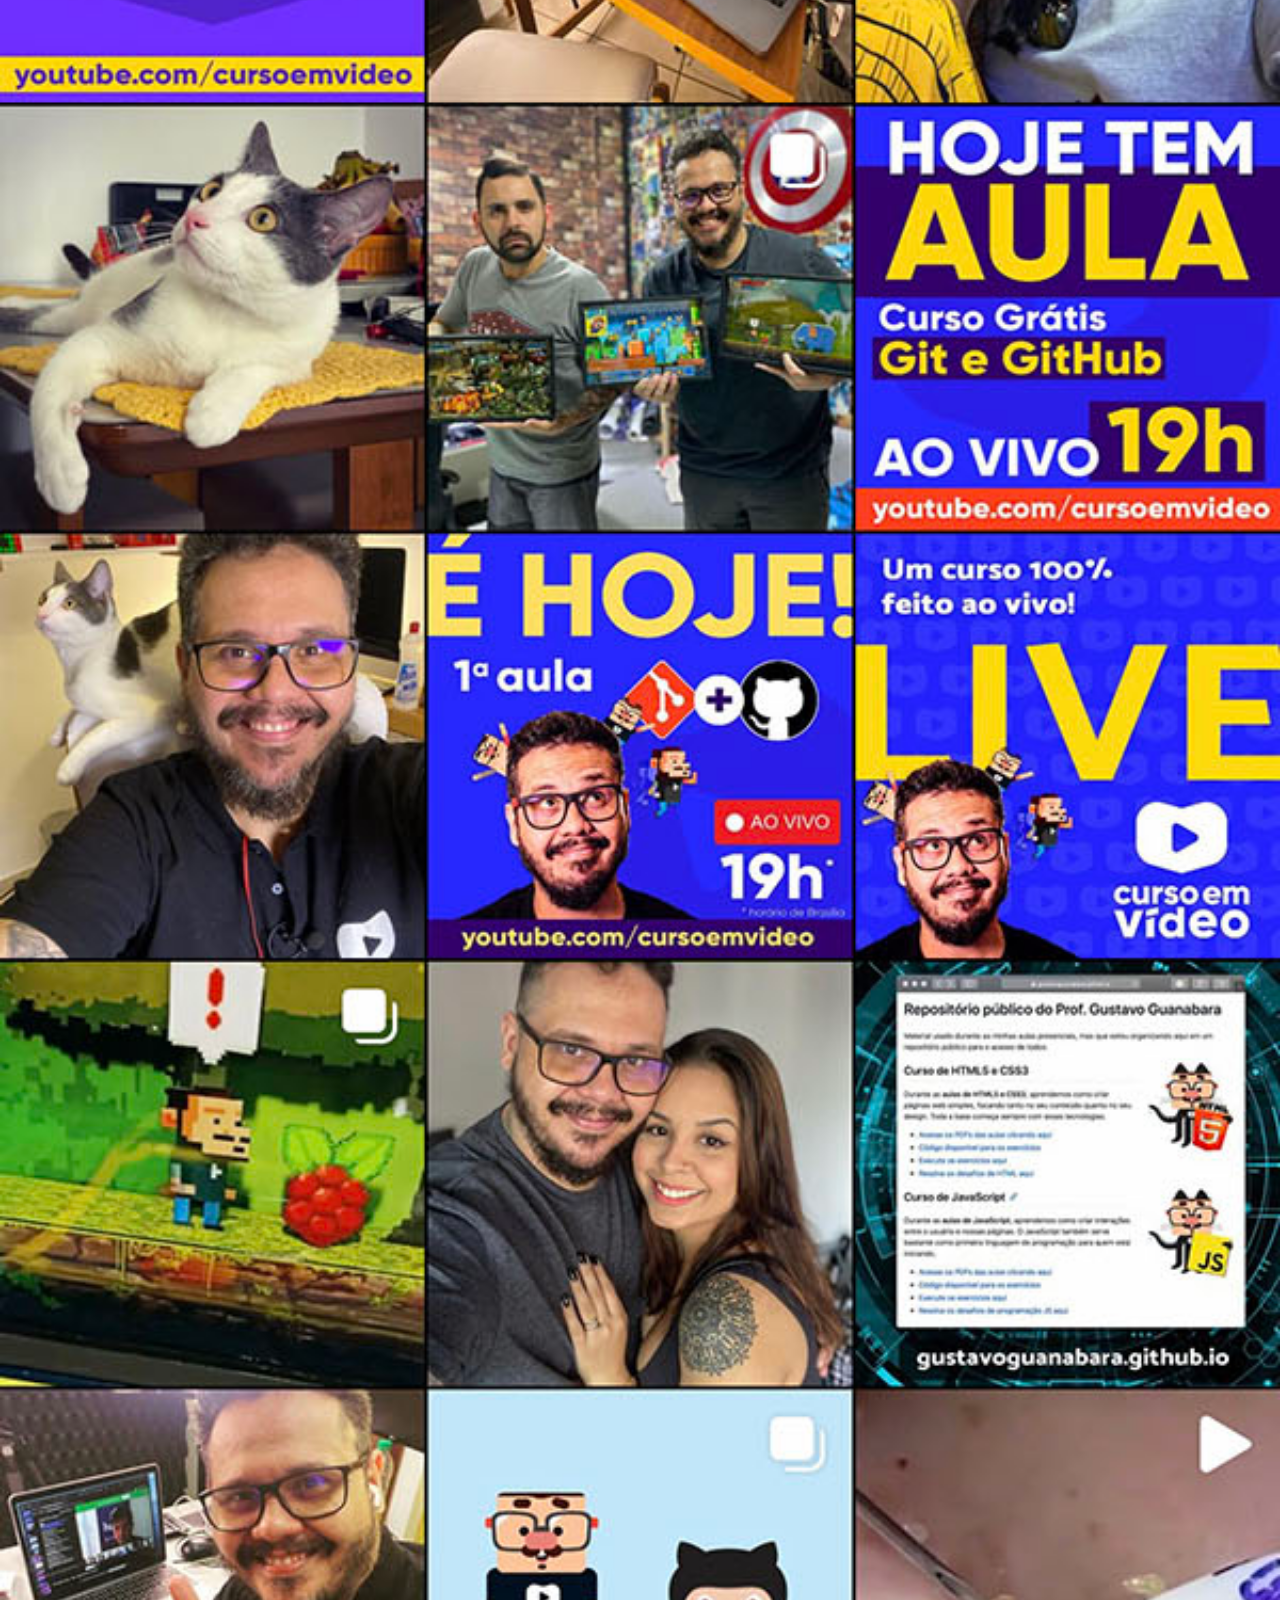
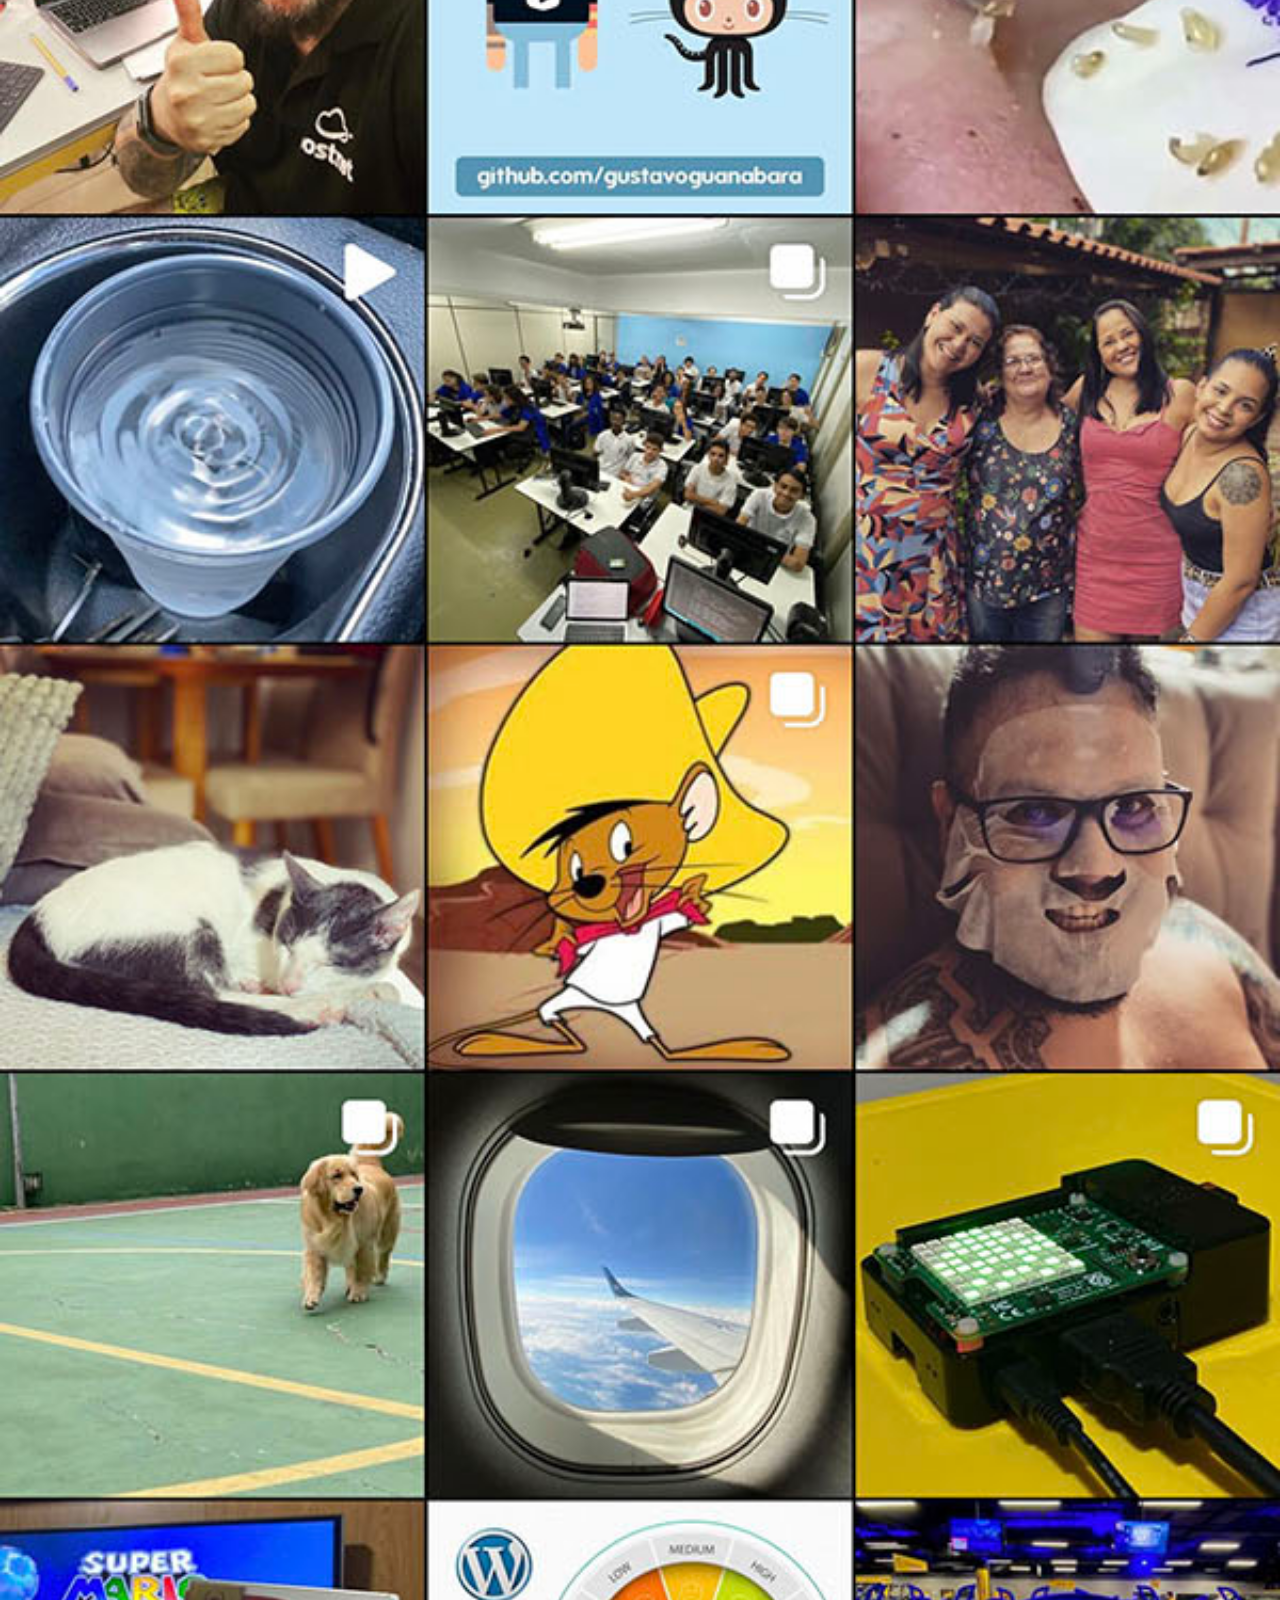
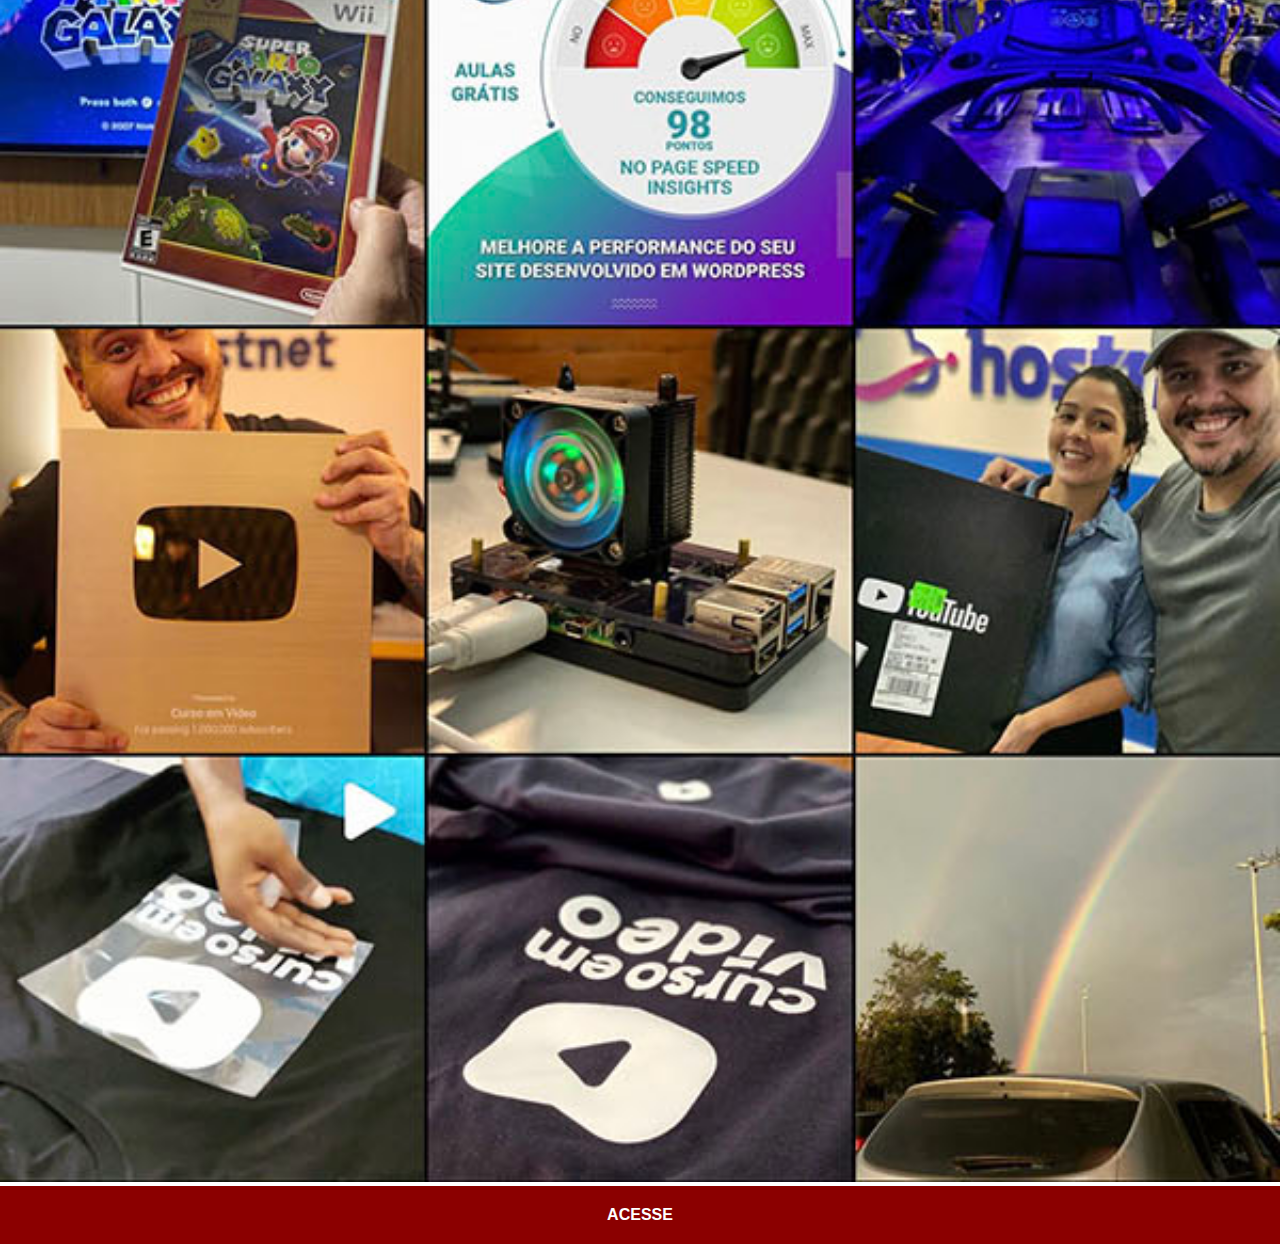
<file: instagram.html>
<!DOCTYPE html>
<html lang="pt-br">
<head>
    <meta charset="UTF-8">
    <meta name="viewport" content="width=device-width, initial-scale=1.0">
    <title>Instagram</title>
    <link rel="stylesheet" href="estilos/social.css">
</head>
<body>
    <img src="imagens/tela-instagram.jpg" alt="Instagram">
    <a href="https://www.instagram.com/gustavoguanabara/" target="_blank">ACESSE</a>
</body>
</html>
</file>
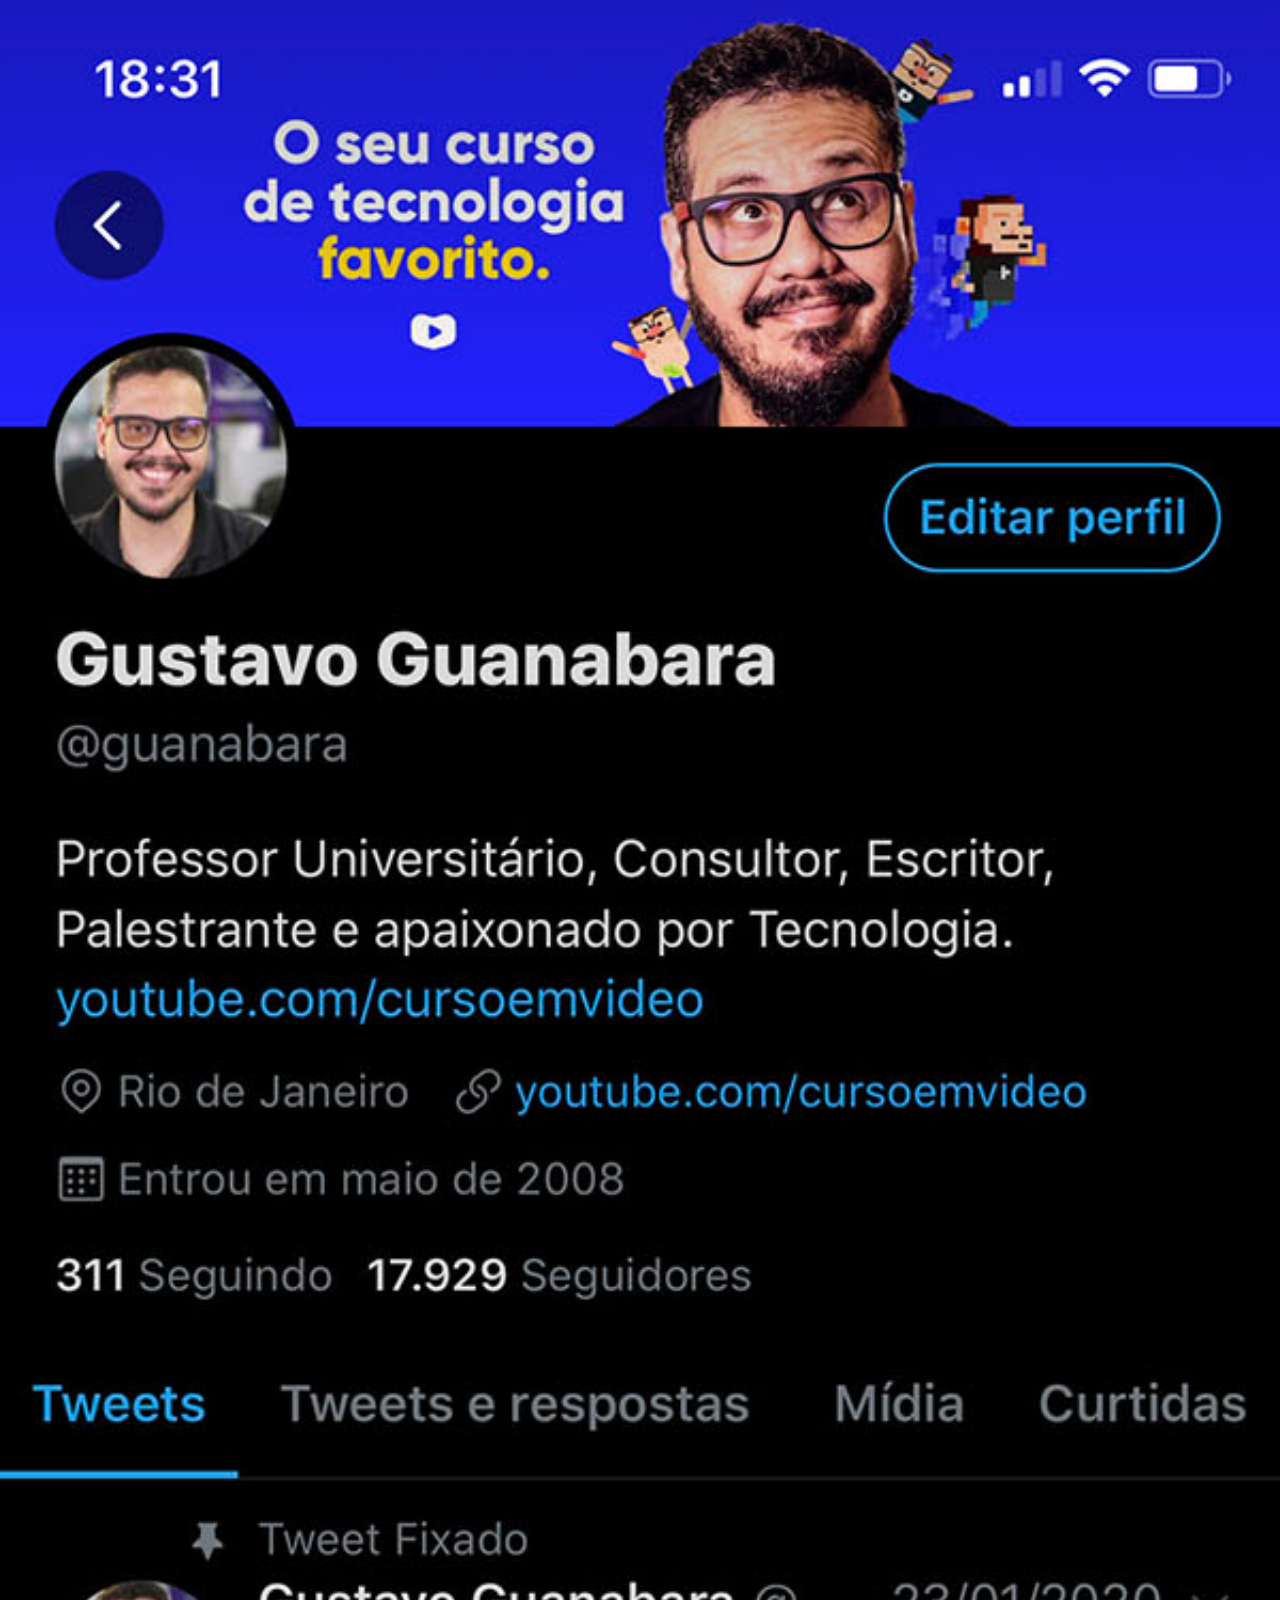
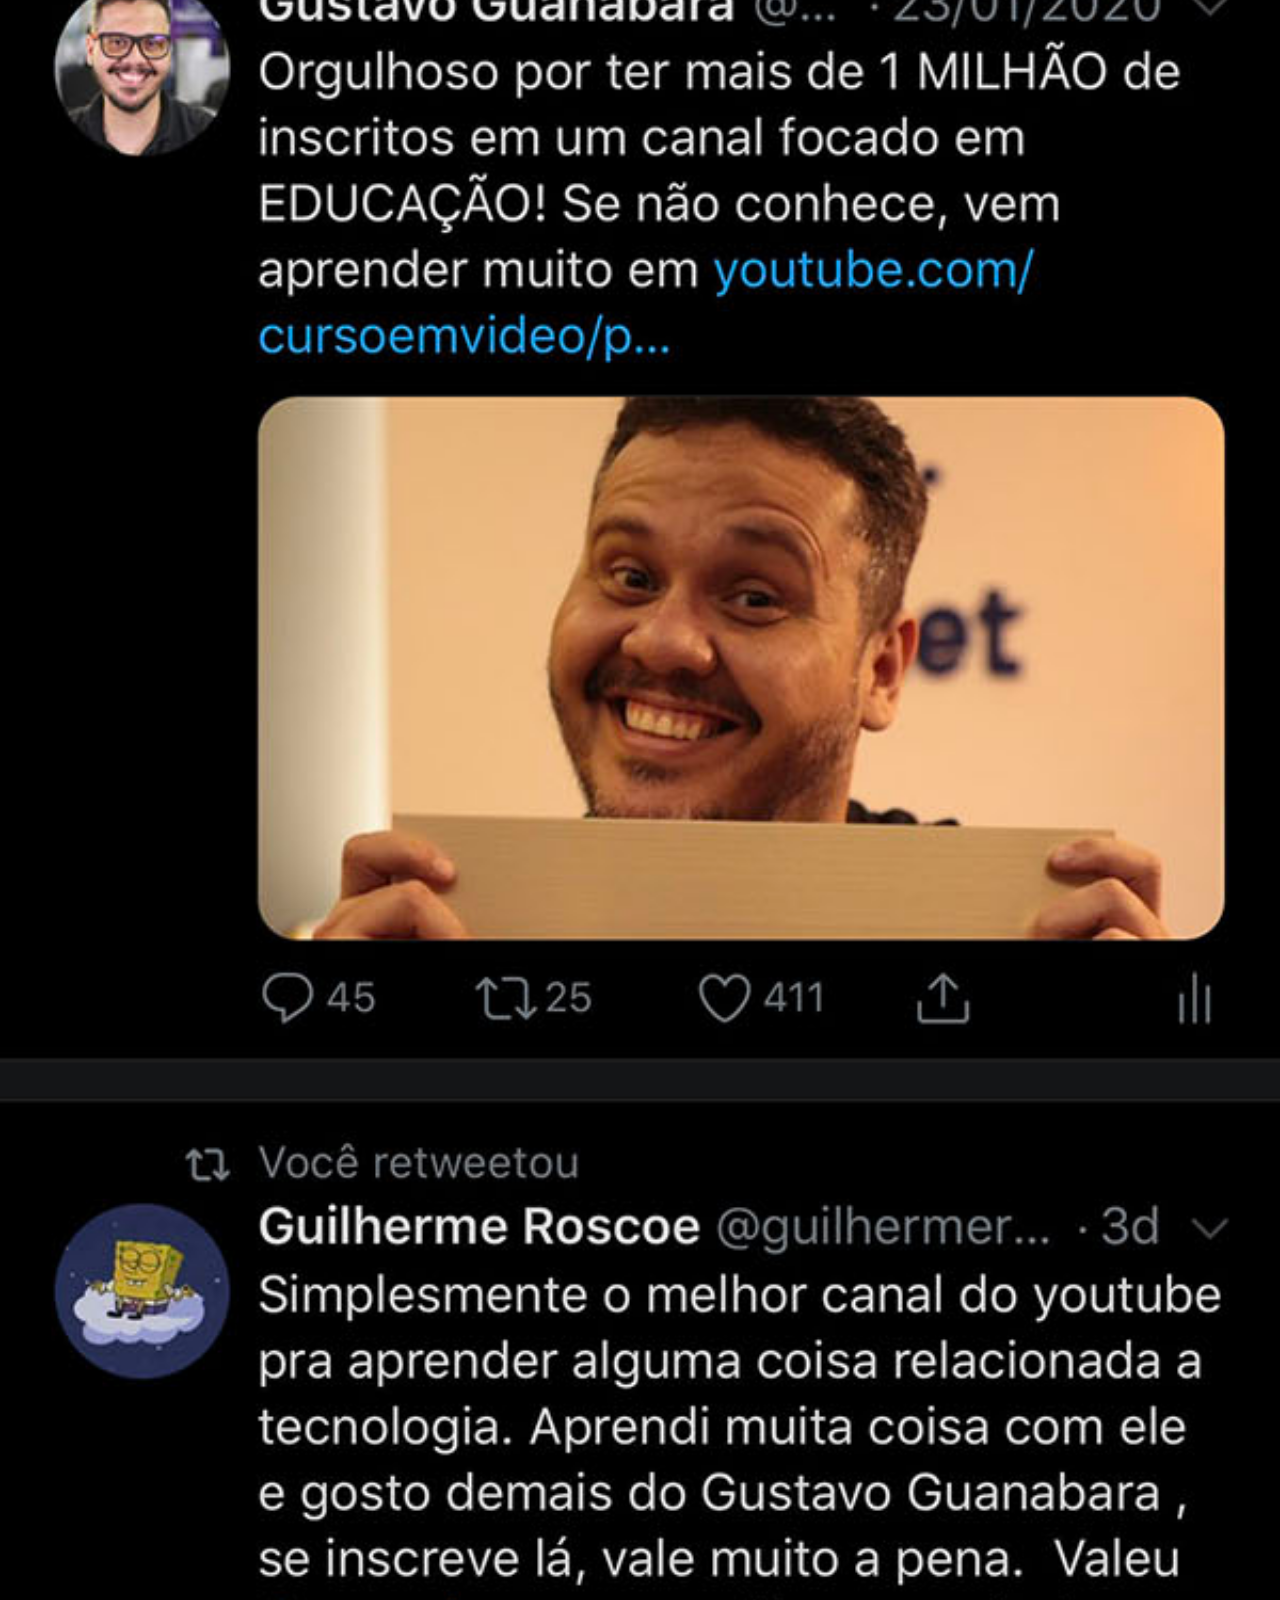
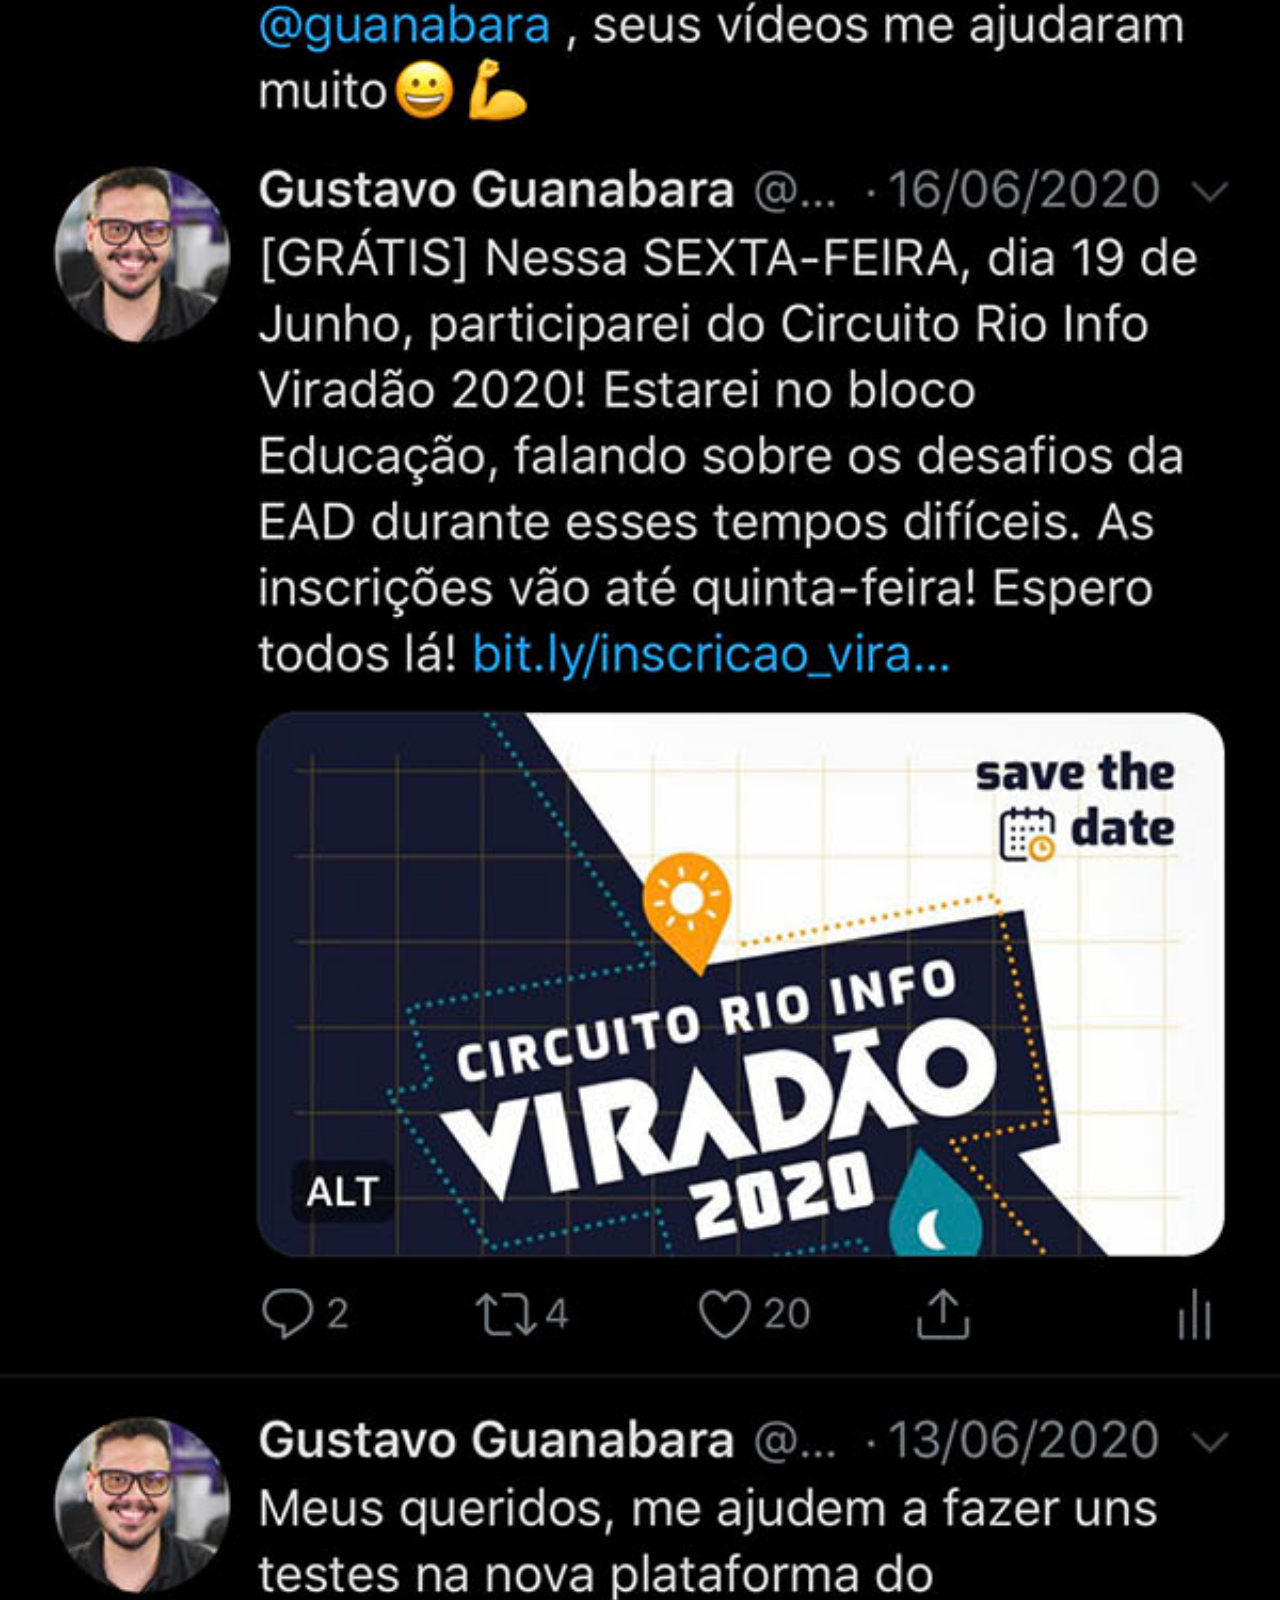
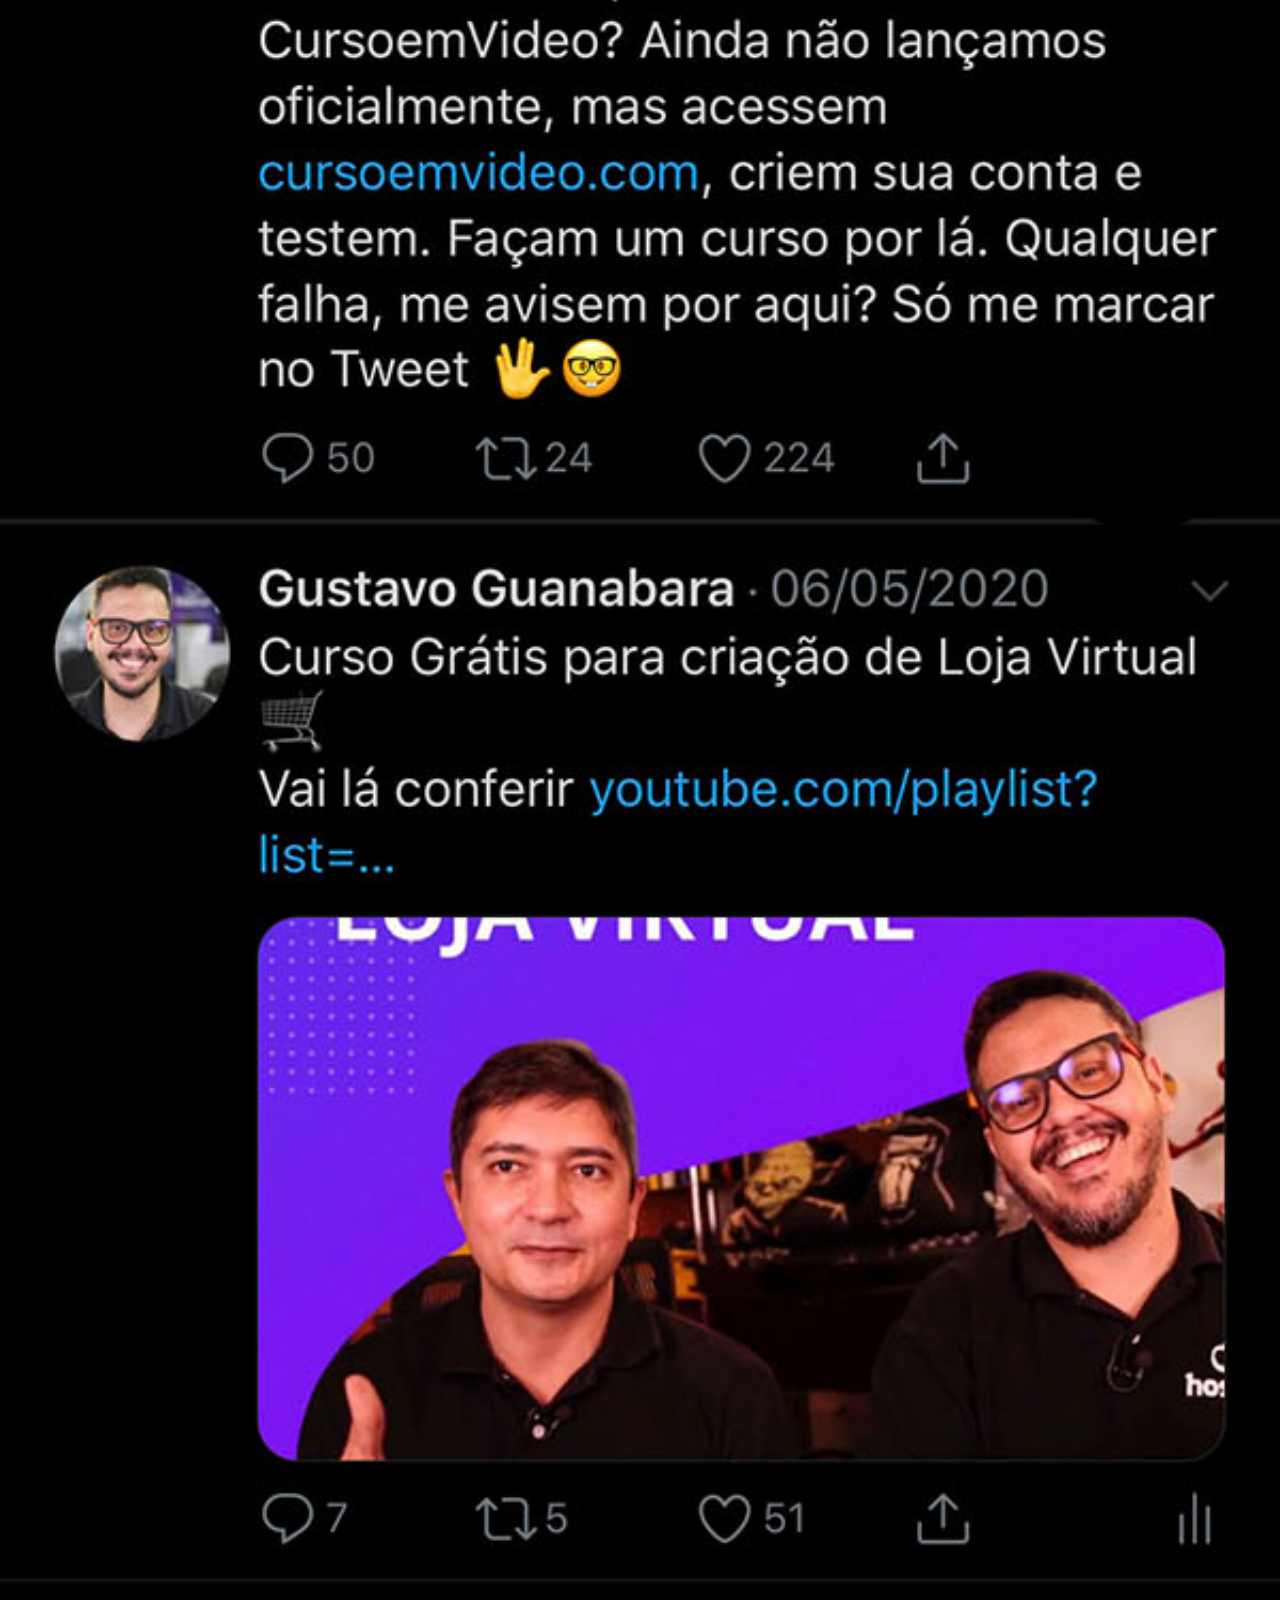
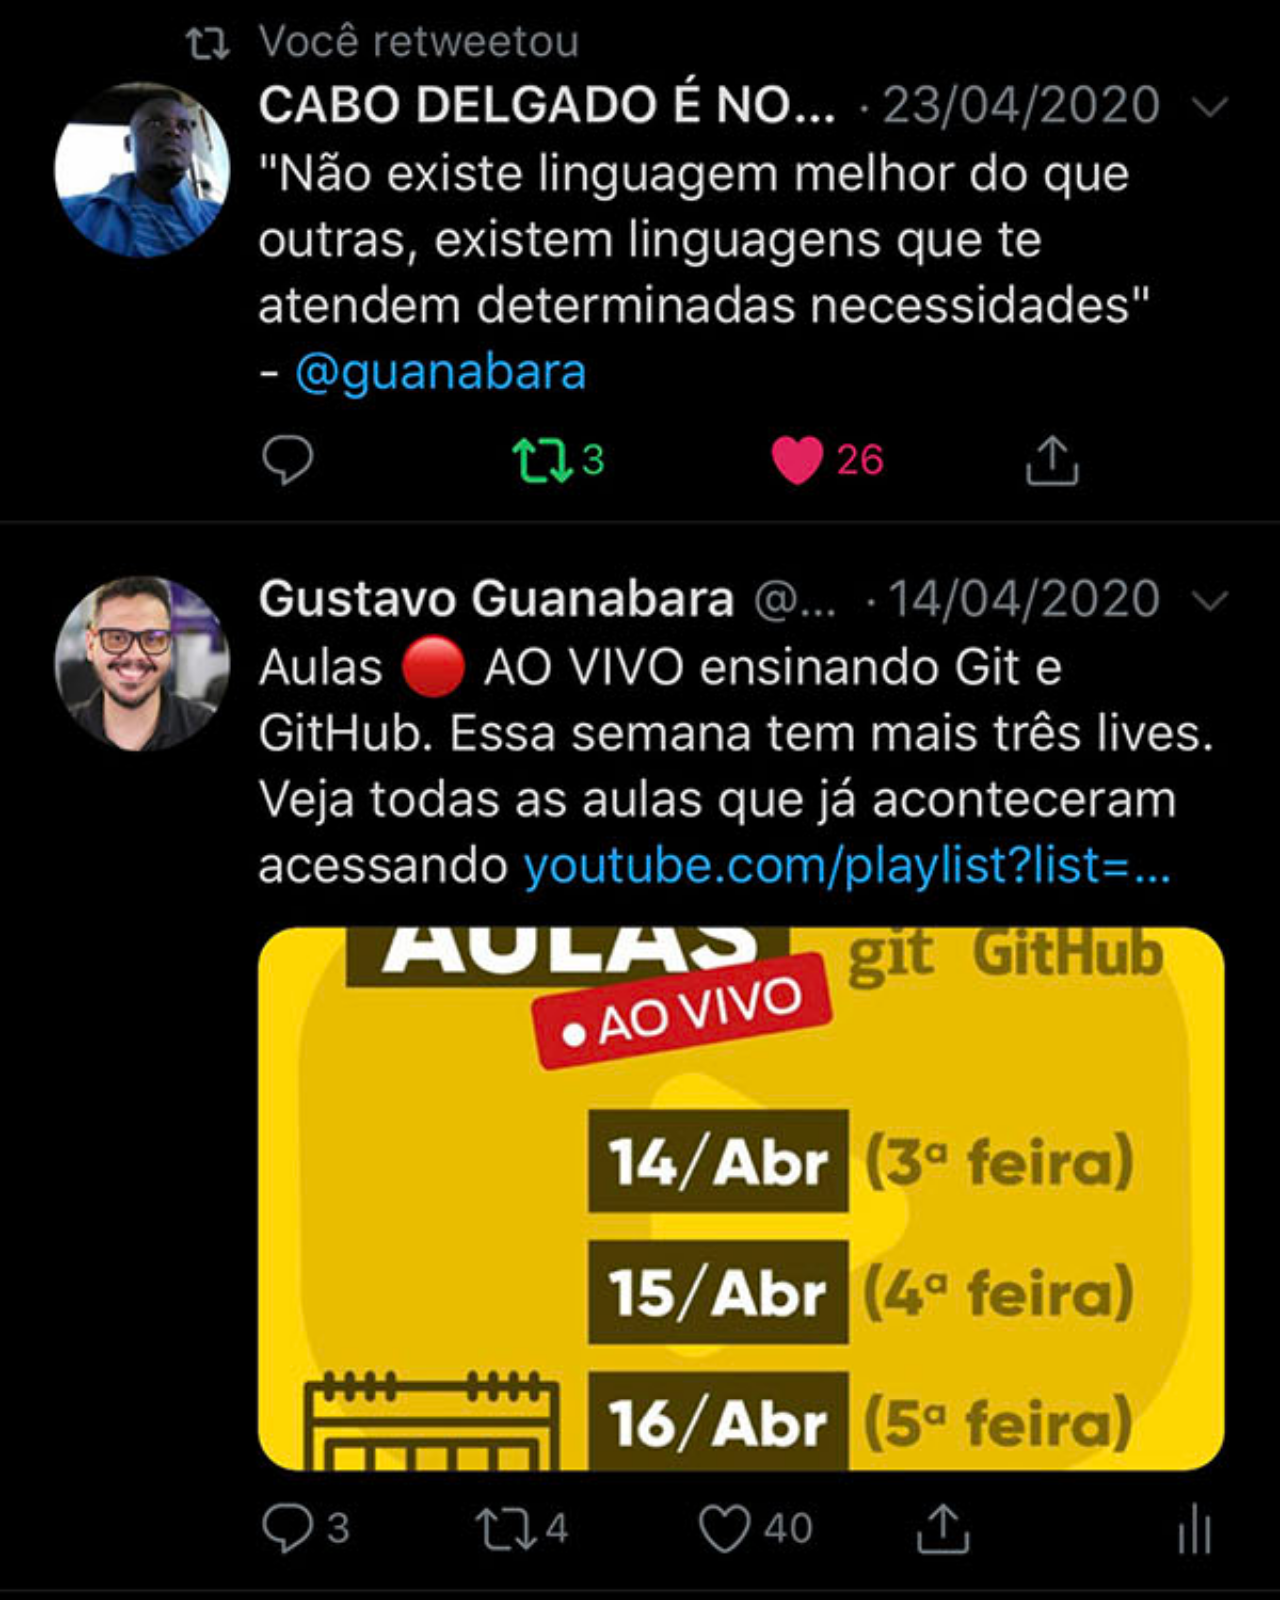
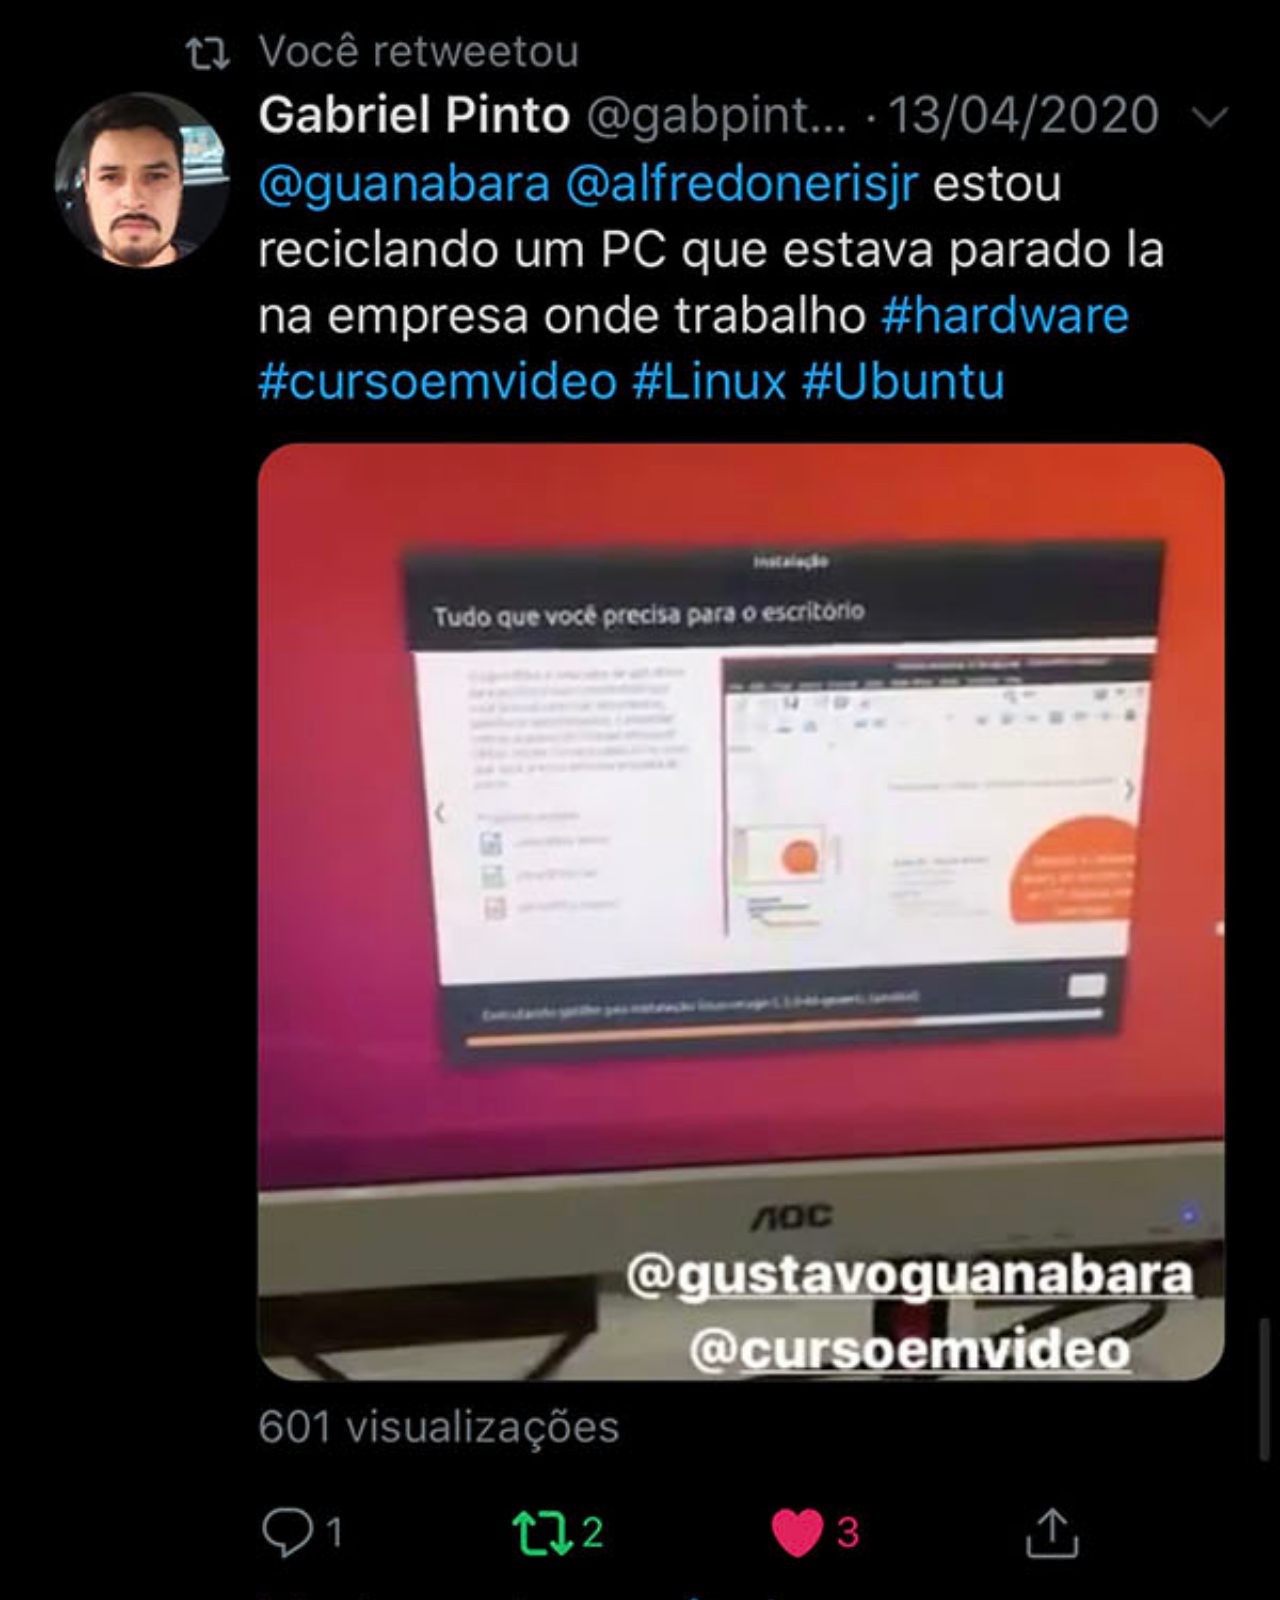
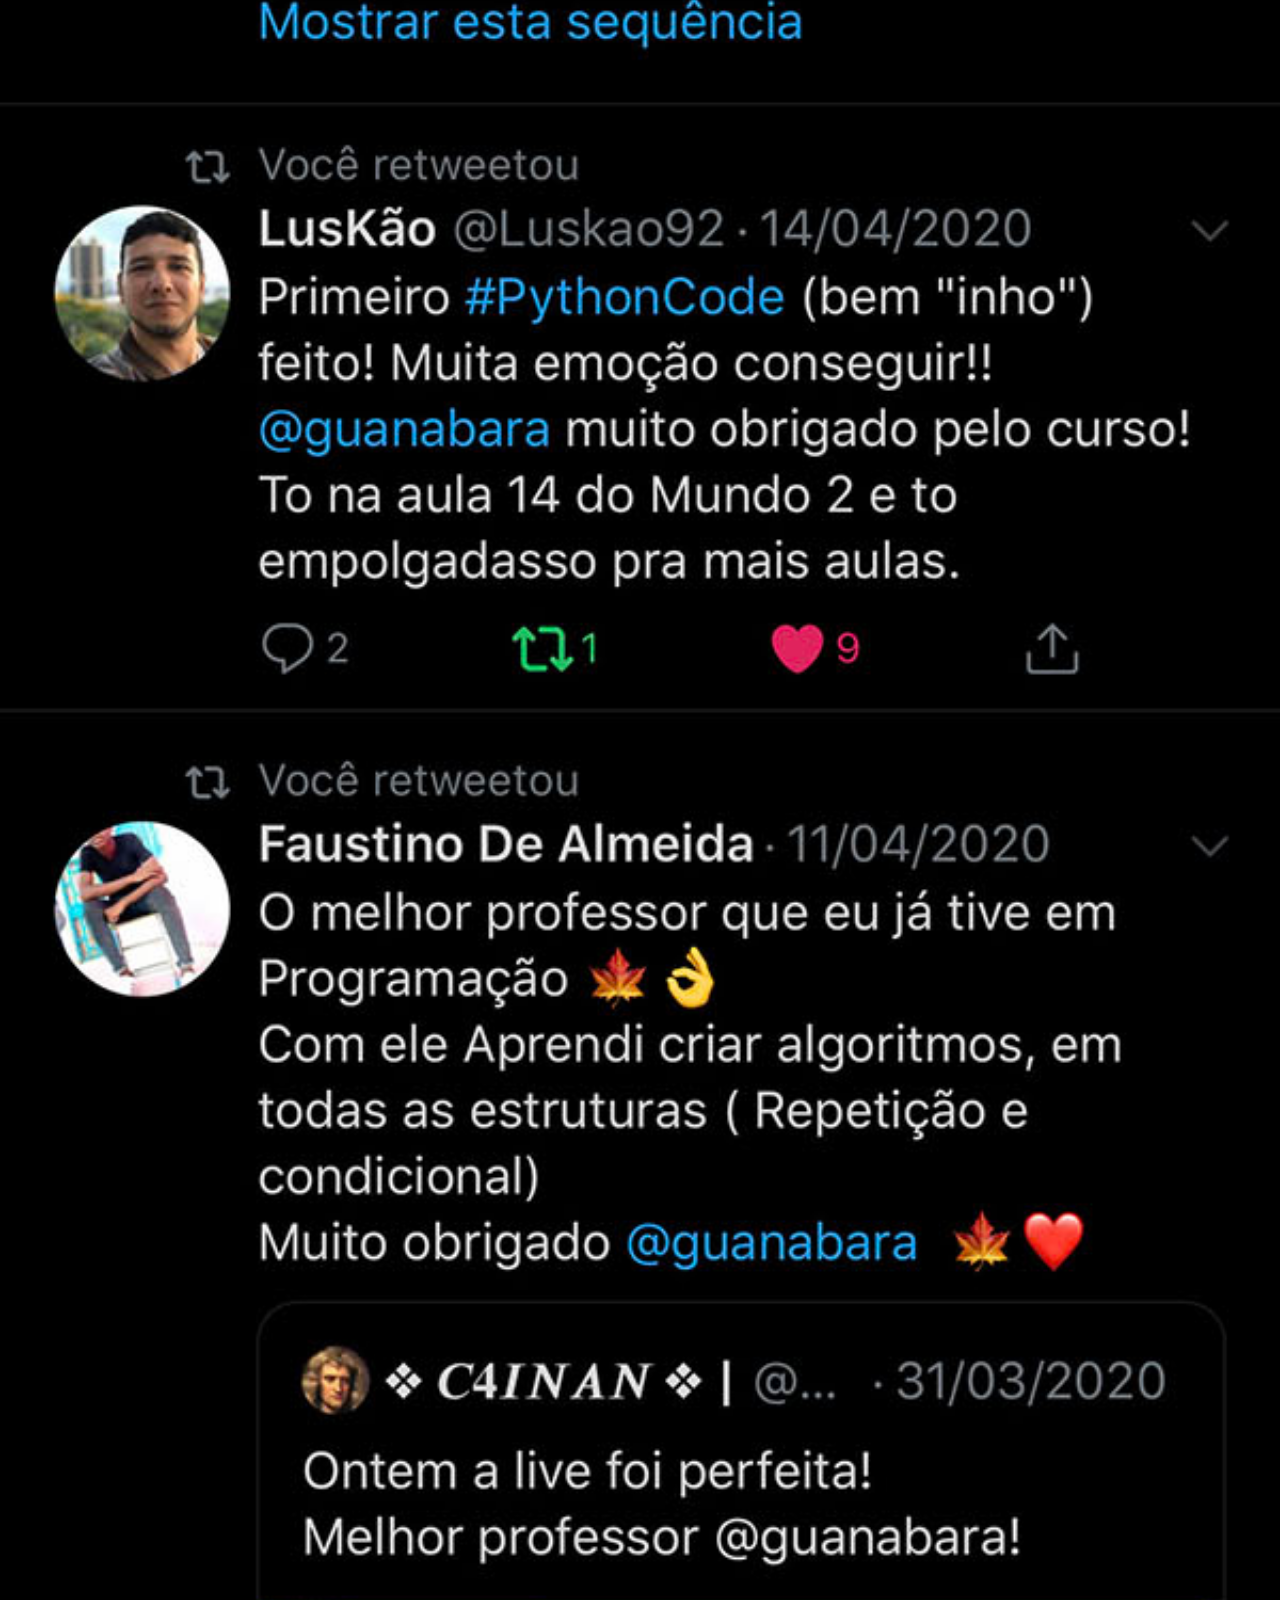
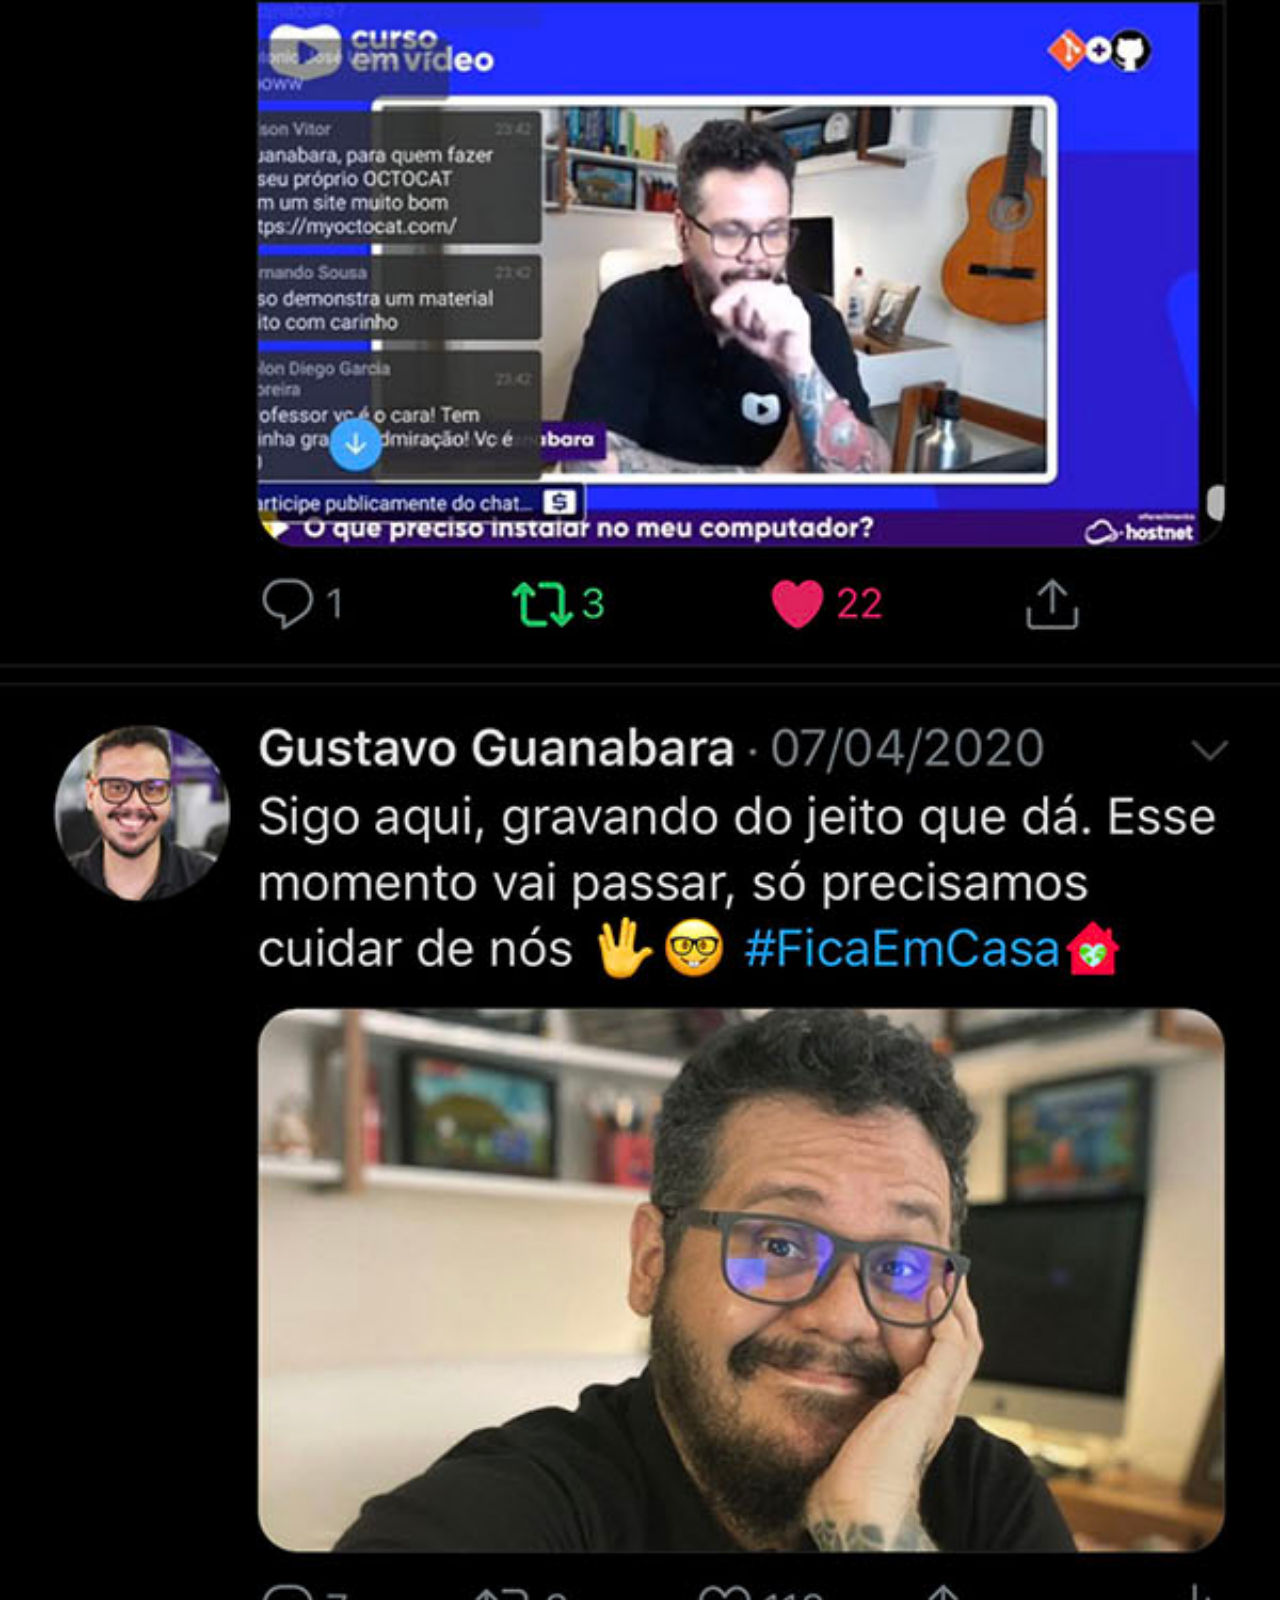
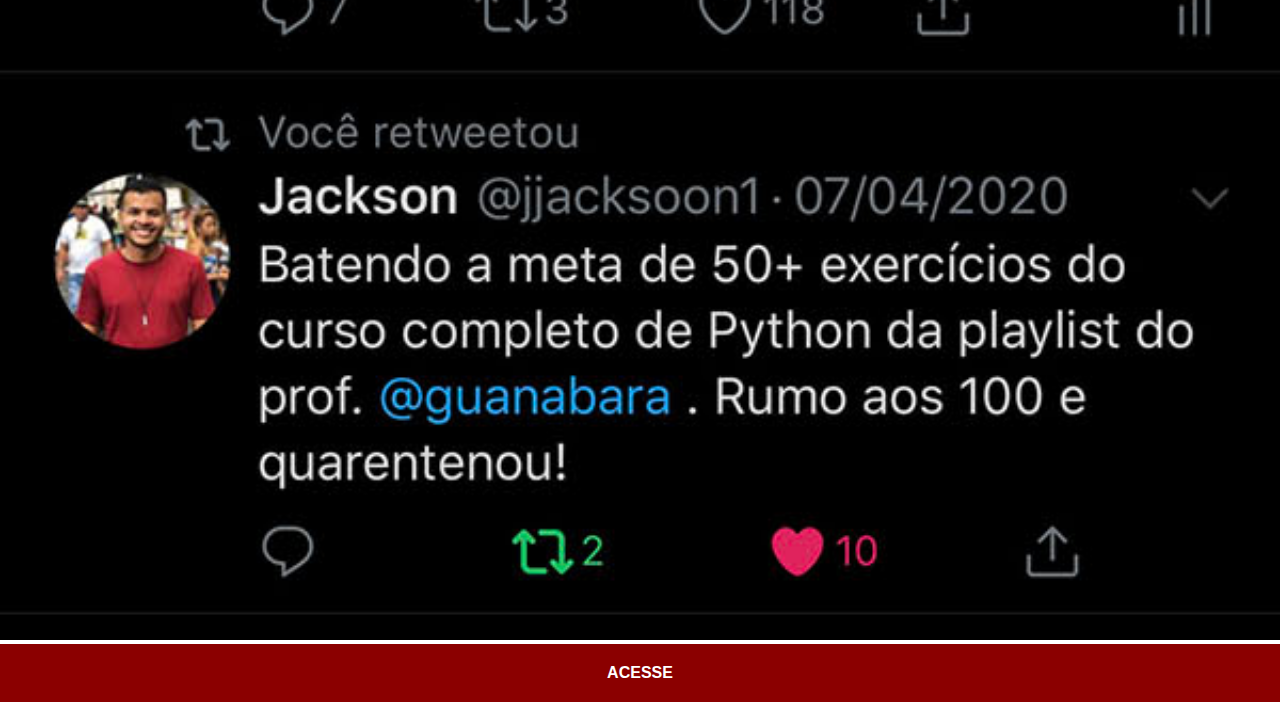
<file: twitter.html>
<!DOCTYPE html>
<html lang="pt-br">
<head>
    <meta charset="UTF-8">
    <meta name="viewport" content="width=device-width, initial-scale=1.0">
    <title>Twitter</title>
    <link rel="stylesheet" href="estilos/social.css">
</head>
<body>
    <img src="imagens/tela-twitter.jpg" alt="Twitter">
    <a href="https://twitter.com/guanabara" target="_blank">ACESSE</a>
</body>
</html>
</file>
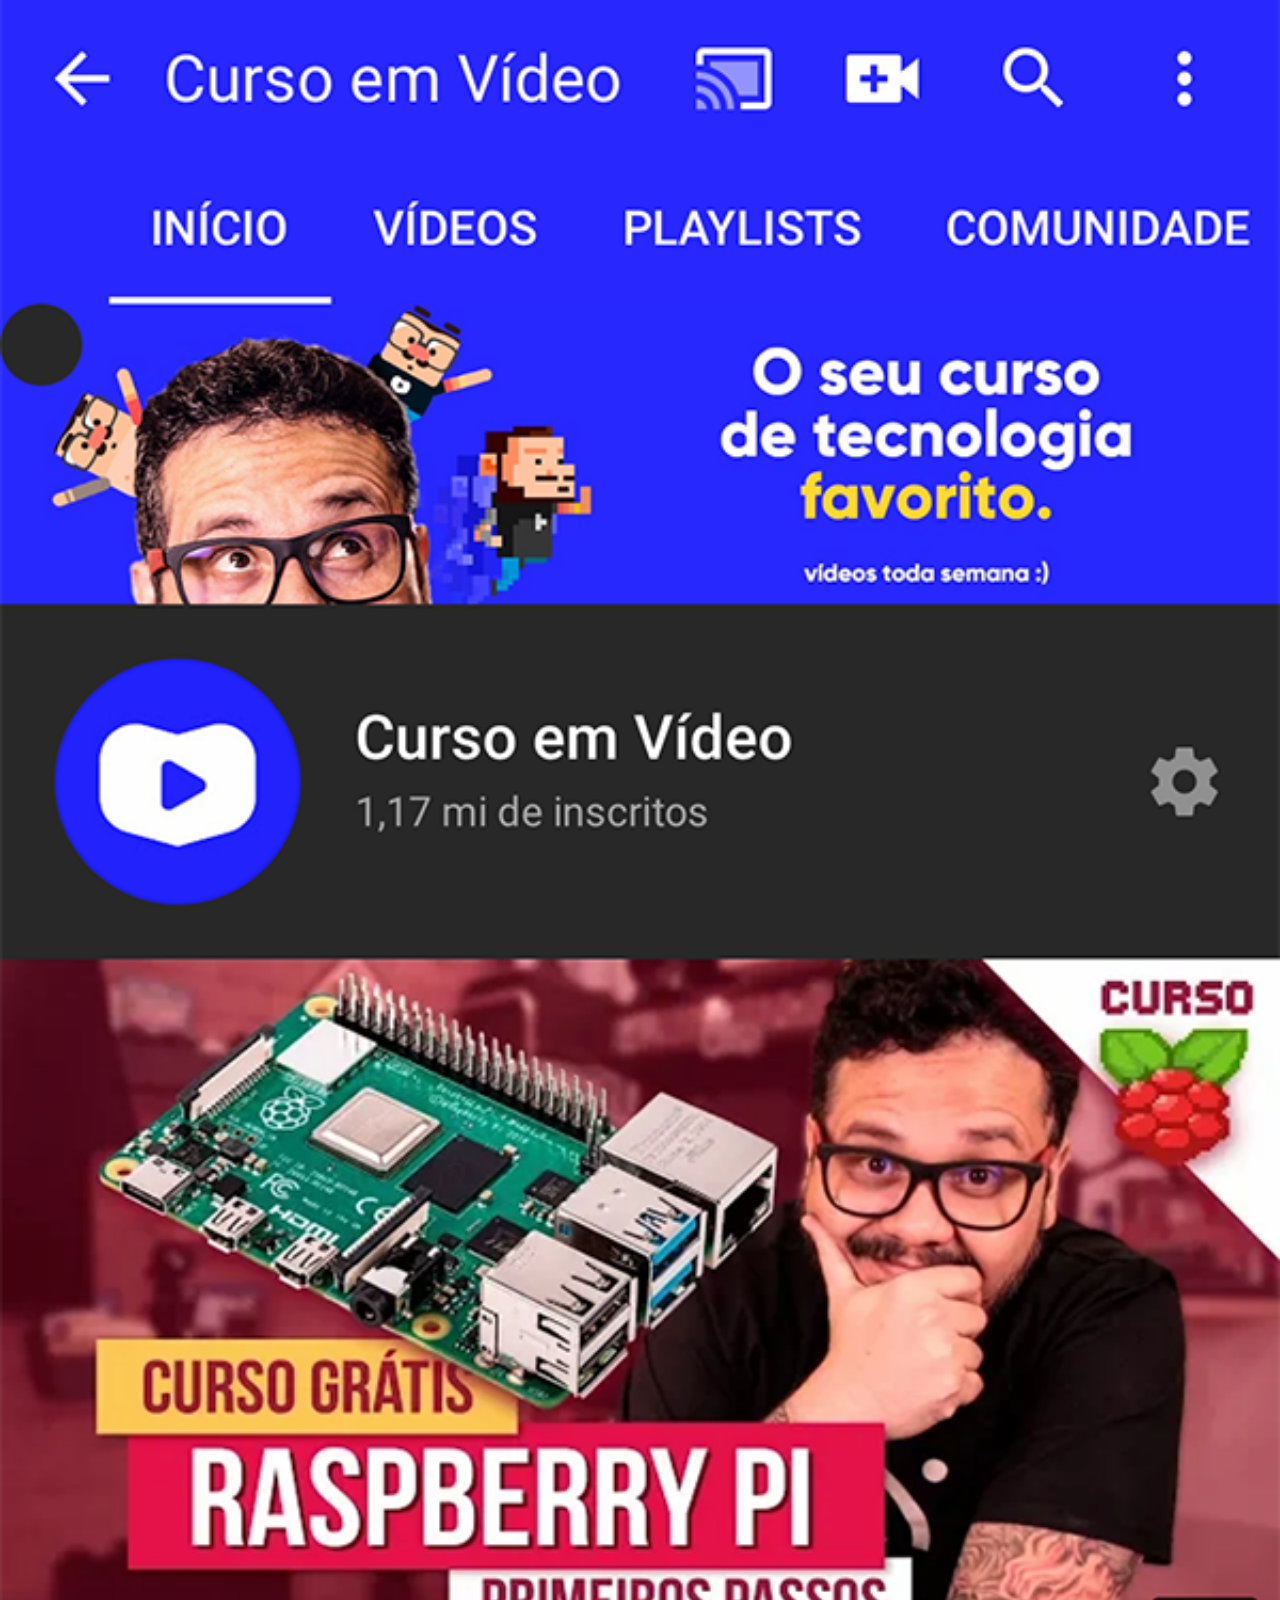
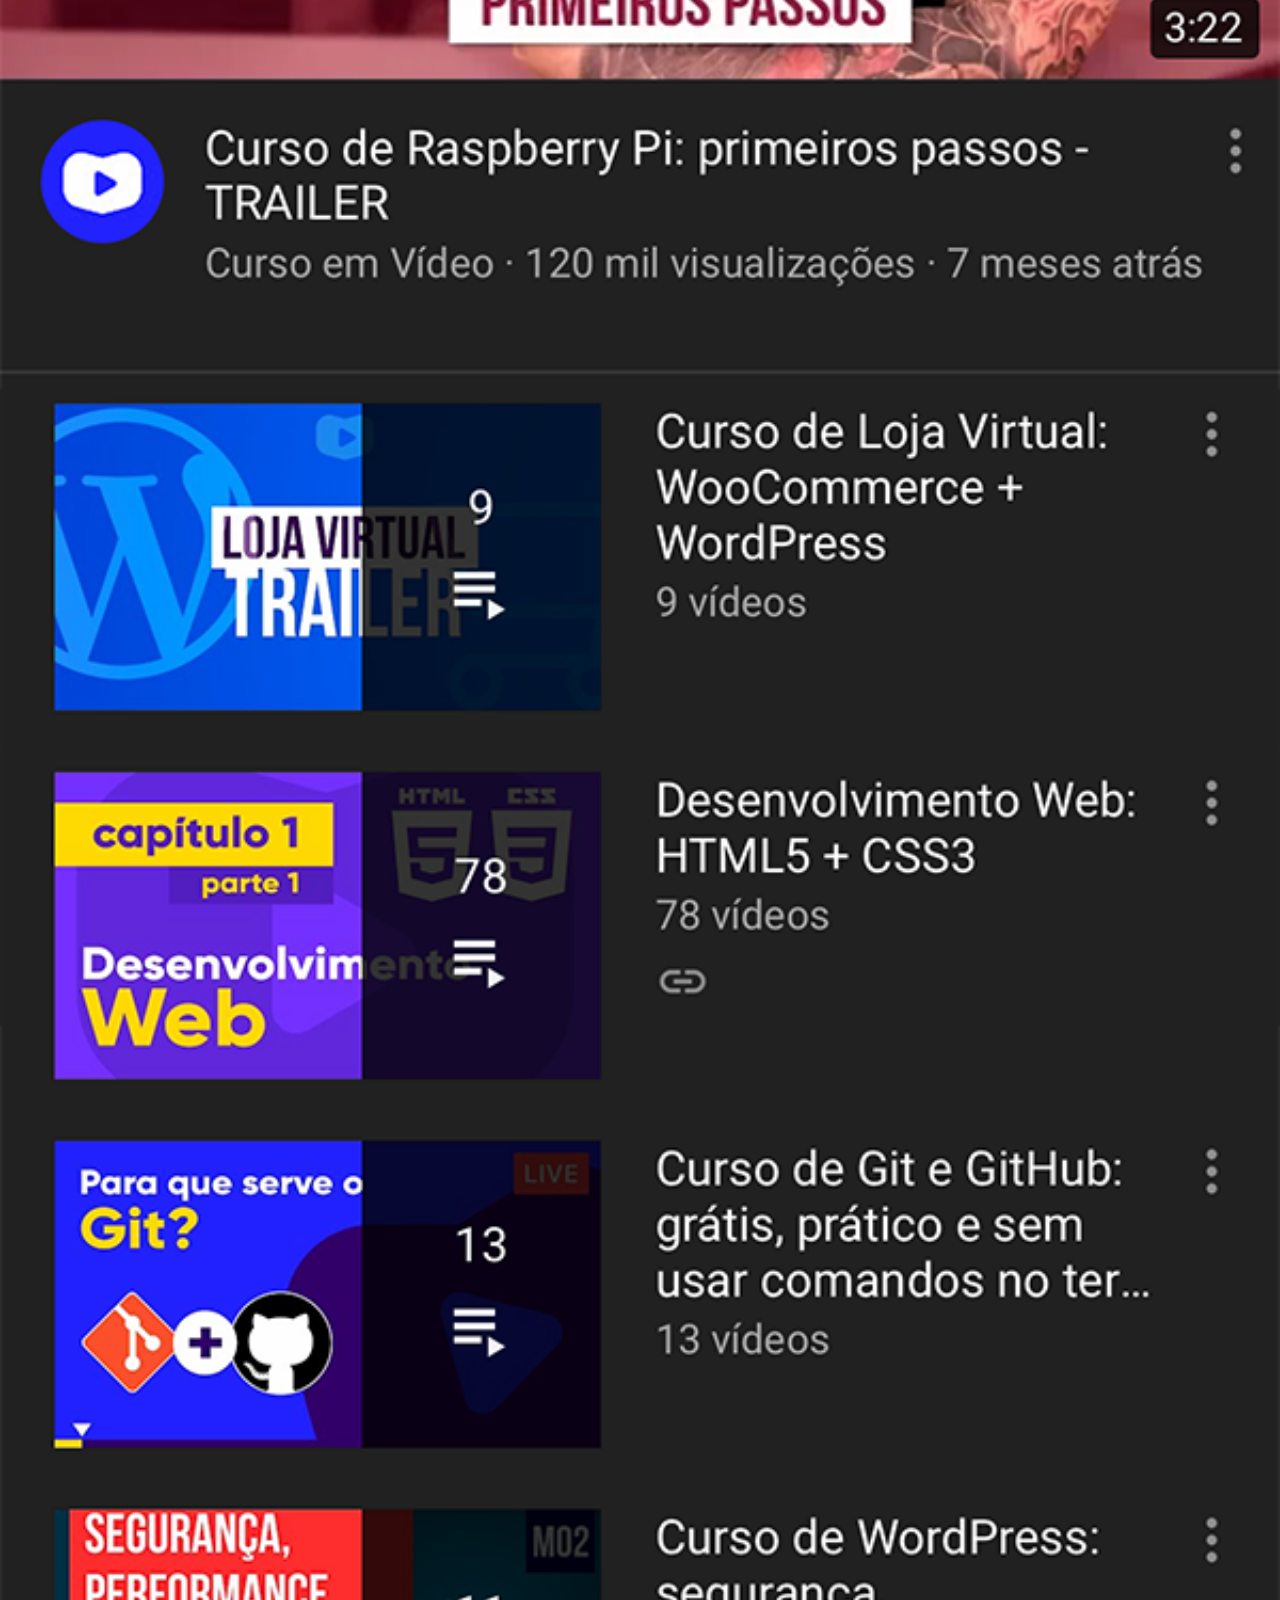
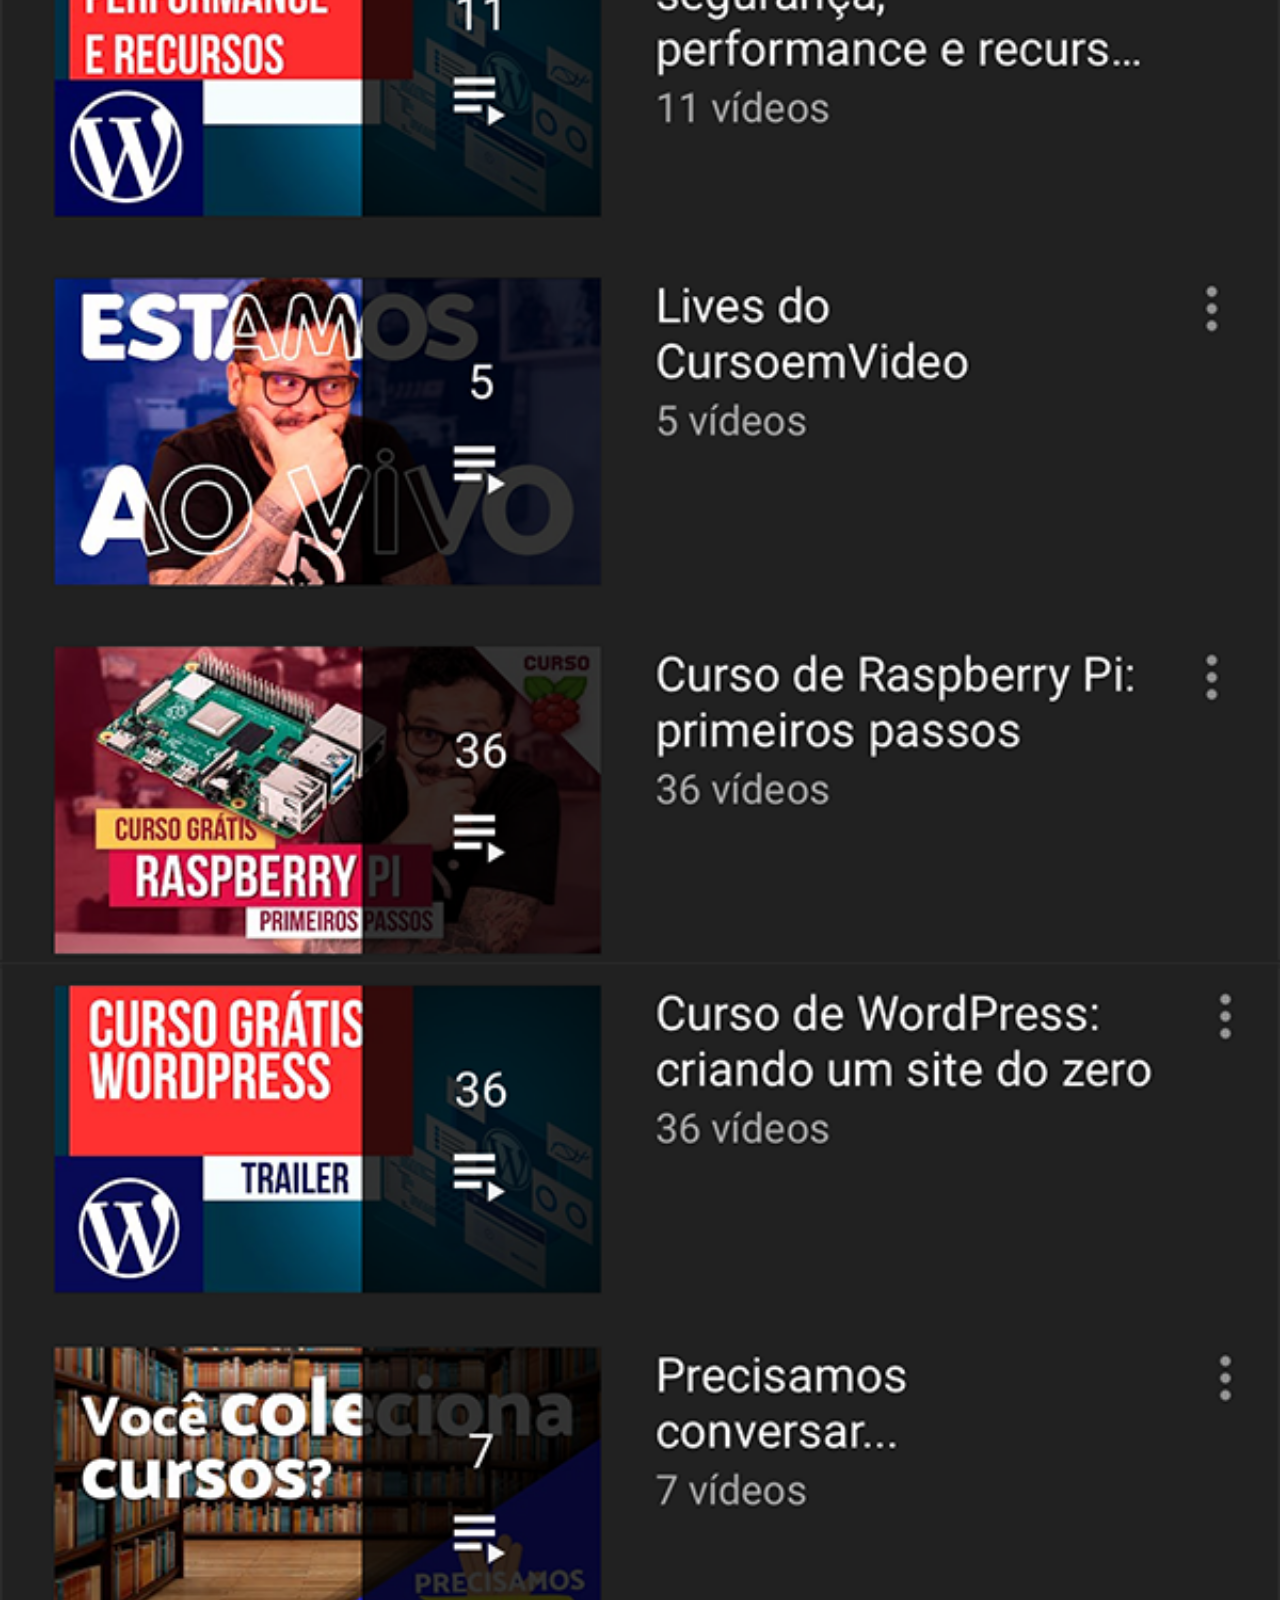
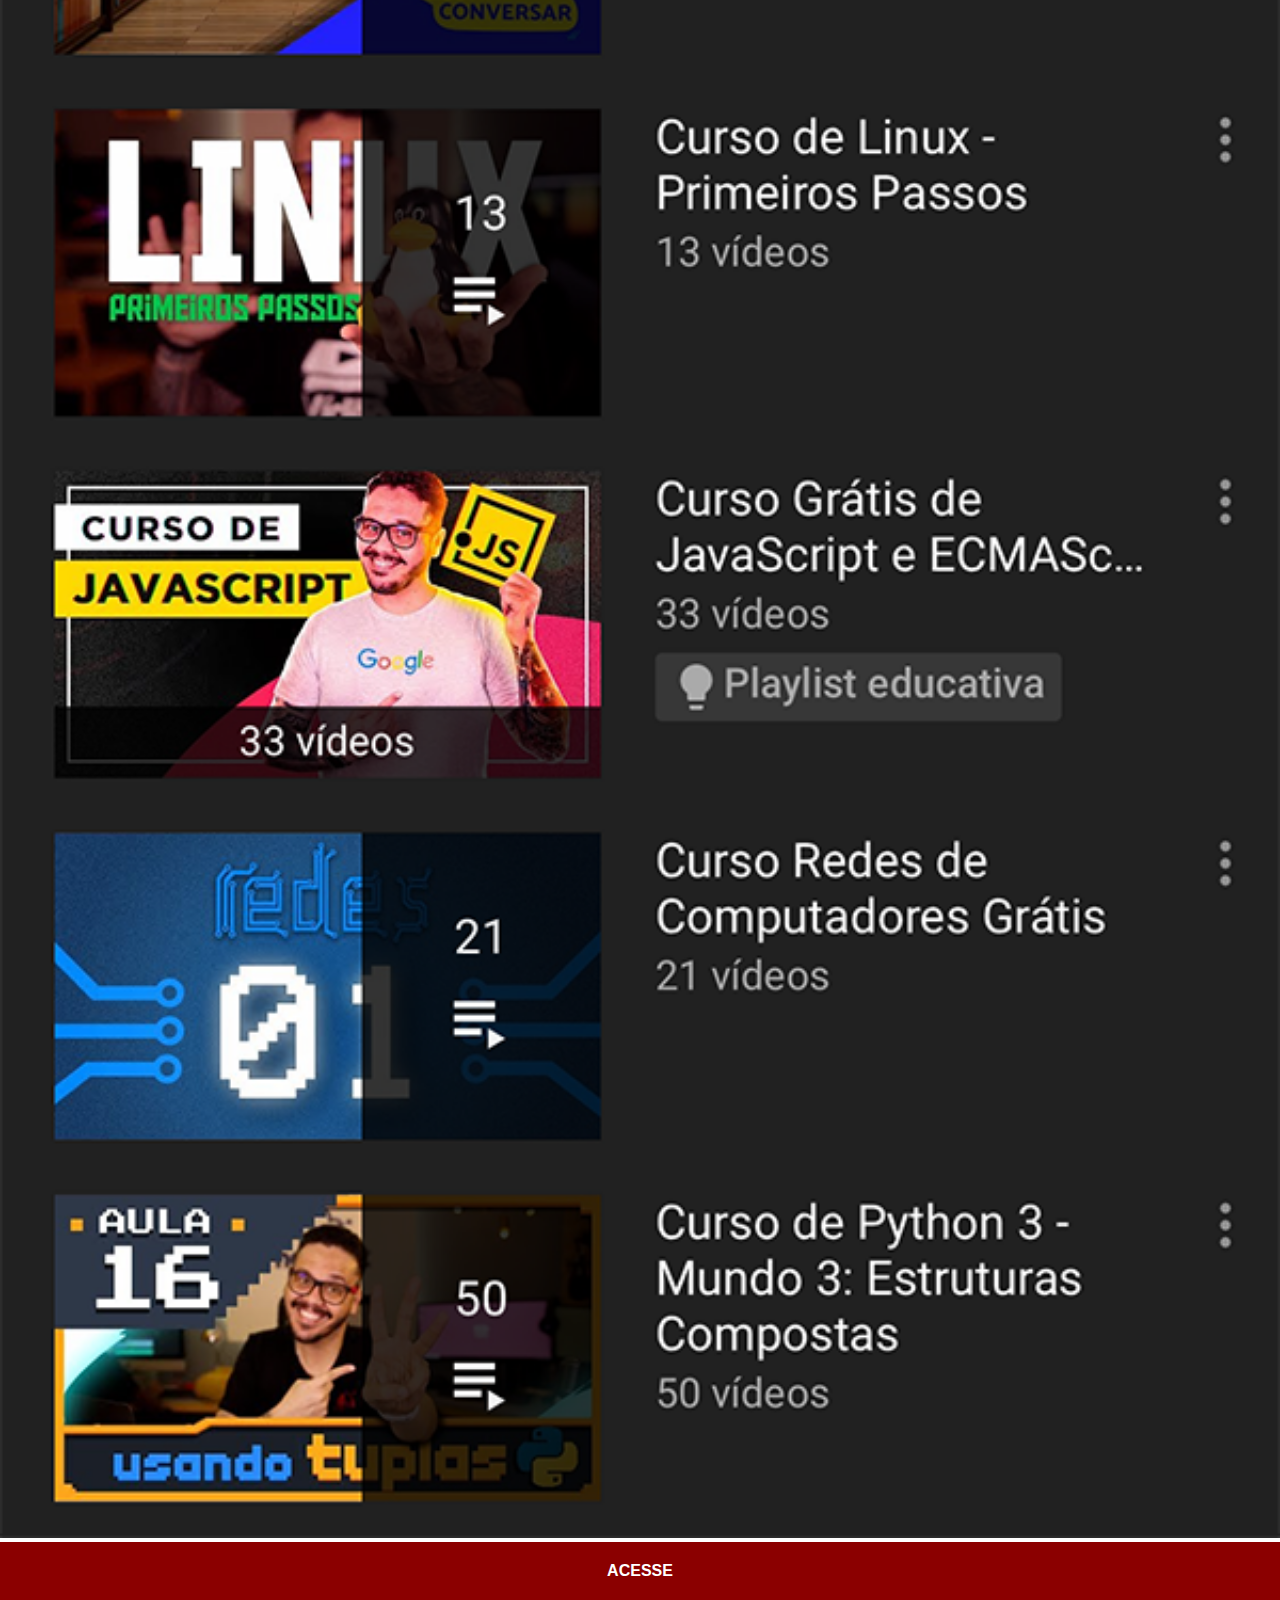
<file: youtube.html>
<!DOCTYPE html>
<html lang="pt-br">
<head>
    <meta charset="UTF-8">
    <meta name="viewport" content="width=device-width, initial-scale=1.0">
    <title>YouTube</title>
    <link rel="stylesheet" href="estilos/social.css">
   
</head>
<body>
    <img src="imagens/tela-youtube.png" alt="YouYube">
    <a href="https://www.youtube.com/c/CursoemV%C3%ADdeo" target="_blank">ACESSE</a>
    
</body>
</html>
</file>
<file: estilos/style.css>
@charset "UTF-8";   

*{
    margin: 0px;
    padding: 0px;
}


body{
    background: url('../imagens/fundo-madeira.jpg') no-repeat top center;
    background-size: cover;
}

html, body{
    height: 100vh;
    width: 100vw;
    background-color: black;
    background-attachment: fixed;
}

main{
    position: relative;
    height: 100vh;
}

section#telefone{
    position: absolute;
    top: 50%;
    left: 50%;
    transform: translate(-50%, -50%);

    height: 627px;
    width: 311px;
    background: url('../imagens/frame-iphone.png') no-repeat;
}

iframe#tela{
    position: relative;
    top: 80px;
    left: 22px;
    width: 267px;
    height: 471px;
}

section#redes-sociais{
    text-align: right;
} 

section#redes-sociais img{
    width: 50px;
    margin: 10px;
    border-radius: 50%;
    box-shadow: 2px 2px 5px rgba(0, 0, 0, 0.637);
    box-sizing: border-box;
}

section#redes-sociais img:hover{
    border: 2px solid rgba(255, 255, 255, 0.6);
    transform: translate(-3px, -3px);
    box-shadow: 5px 5px 10px rgba(0, 0, 0, 0.637);
    transition: transform 0.5s, border 1s;
    }
</file>
<file: estilos/social.css>
@charset "UTF-8";

* {
    margin: 0px;
    padding: 0px;
    font-family: Arial, Helvetica, sans-serif;
}

img {
    width: 100vw;
}

::-webkit-scrollbar { 
    width: 0px;
    height: 0px;
}

a {
    display: block;
    background-color: darkred;
    color: white;
    padding: 20px;
    text-align: center;
    font-weight: bolder;
    text-decoration: none;
}

a:hover{
    background-color: red;
}
</file>
